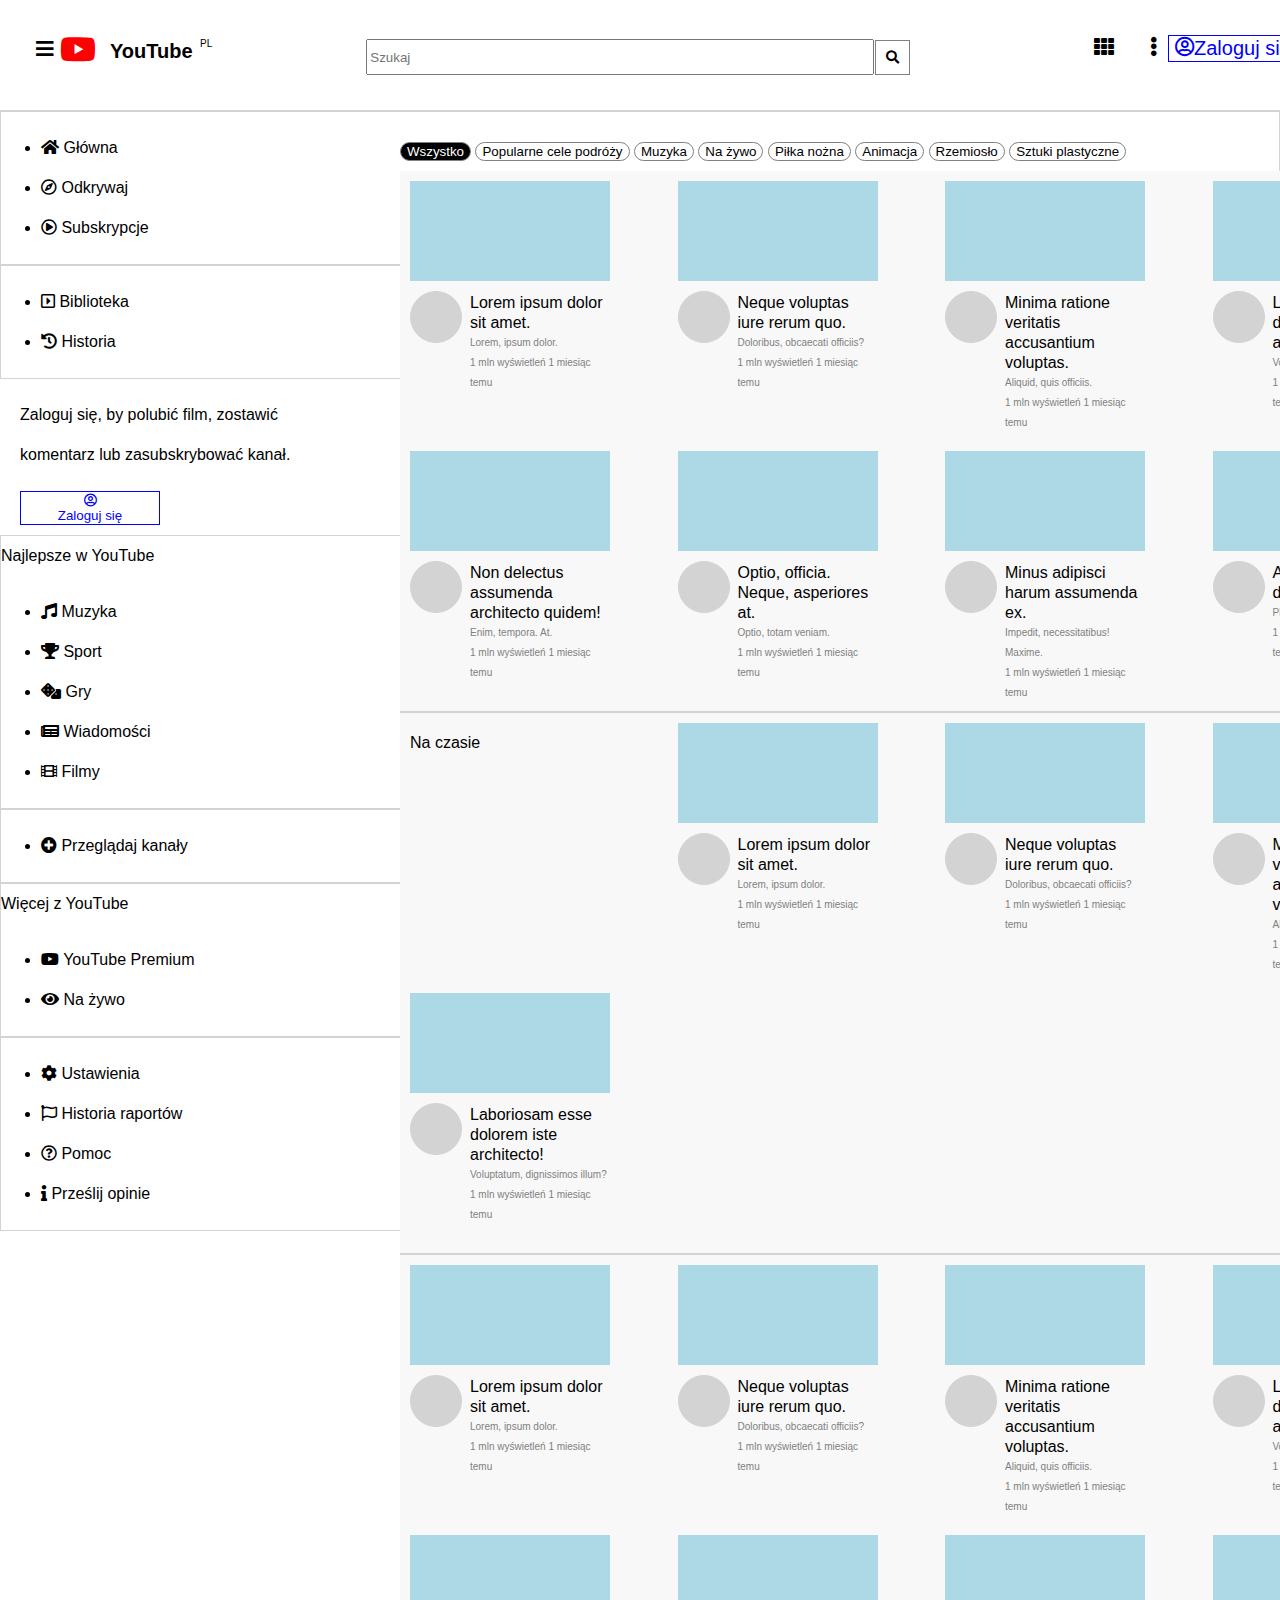
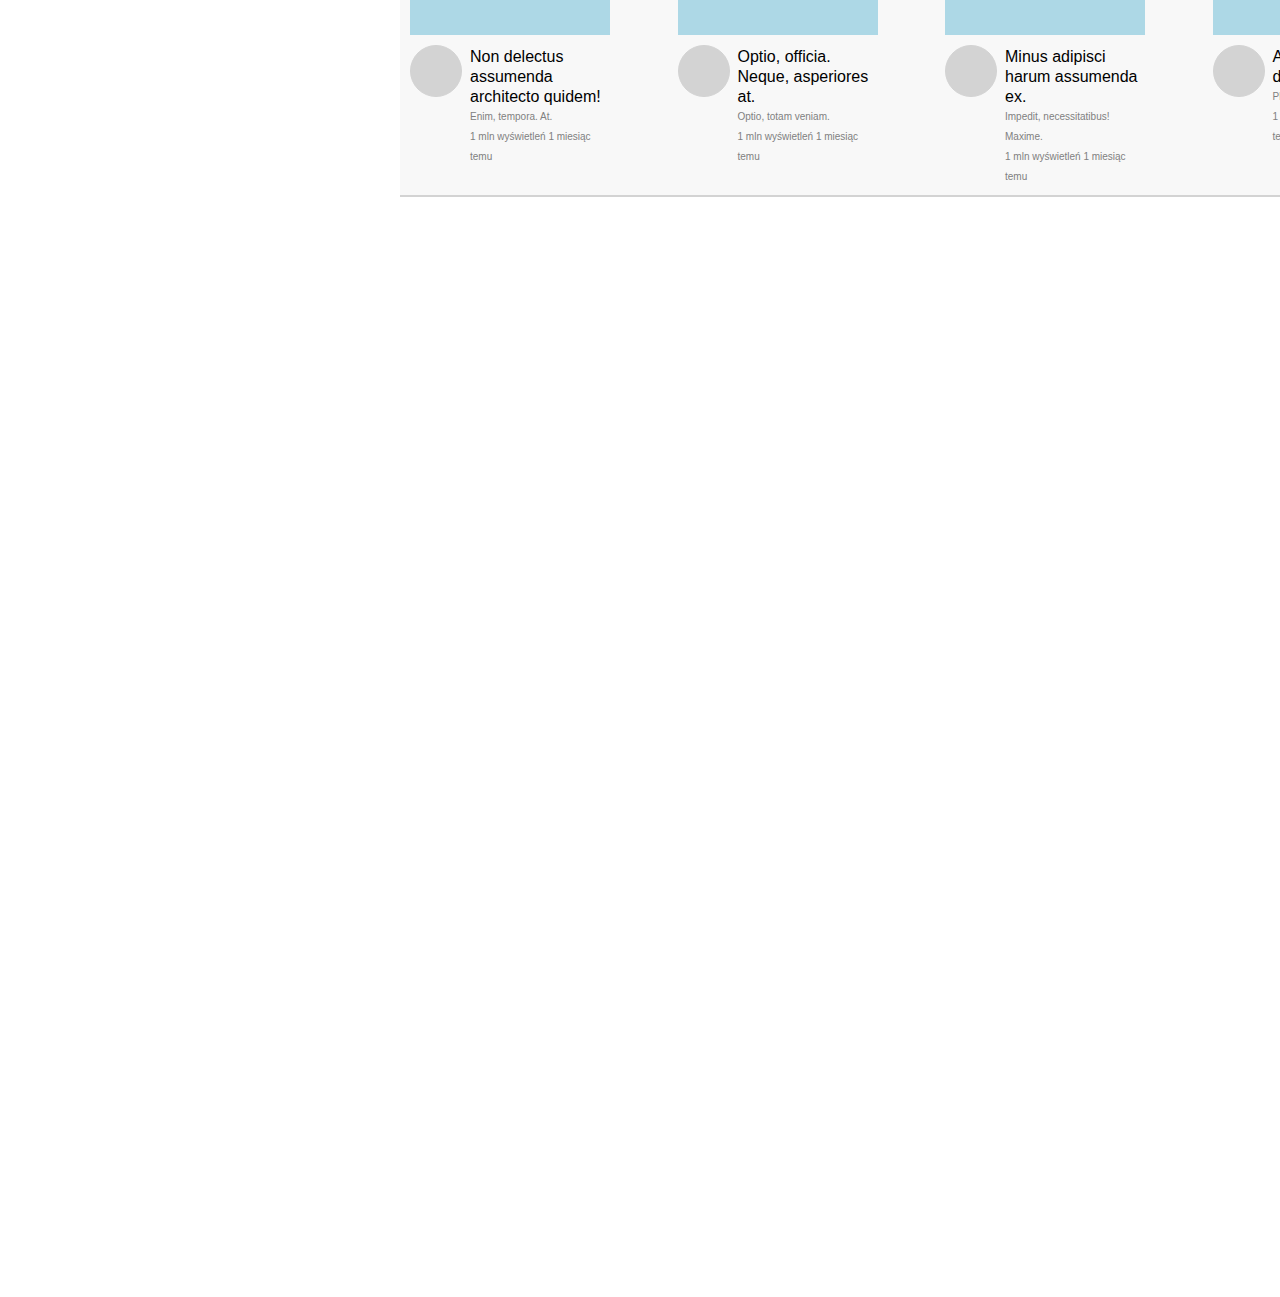
<file: index.html>
<!DOCTYPE html>
<html lang="en">
  <head>
    <meta charset="UTF-8" />
    <meta http-equiv="X-UA-Compatible" content="IE=edge" />
    <meta name="viewport" content="width=device-width, initial-scale=1.0" />
    <title>Mini YouTube</title>
    <link rel="stylesheet" href="zad_02.css" />
    <link rel="stylesheet" href="https://cdnjs.cloudflare.com/ajax/libs/font-awesome/5.15.1/css/all.min.css" />
  </head>
  <body>
    <header>
      <div class="start">
        <button>
          <i class="fas fa-bars"></i>
        </button>
        <div class="logo">
          <i class="fab fa-youtube" style="font-size: 2em"></i>
          <div class="name">YouTube</div>
          <div class="pl">PL</div>
        </div>
      </div>
      <div class="center">
        <input type="text" name="search" id="search" placeholder="Szukaj" />
        <button class="search">
          <i class="fas fa-search"></i>
        </button>
      </div>
      <div class="end">
        <button>
          <i class="fas fa-th"></i>
        </button>
        <button>
          <i class="fas fa-ellipsis-v"></i>
        </button>
        <button class="login">
          <i class="far fa-user-circle"></i>
          <div>Zaloguj&nbsp;się</div>
        </button>
      </div>
    </header>
    <div id="body">
      <div id="left-section">
        <div class="link-group">
          <ul>
            <li>
              <i class="fas fa-home"></i>
              Główna
            </li>
            <li>
              <i class="far fa-compass"></i>
              Odkrywaj
            </li>
            <li>
              <i class="far fa-play-circle"></i>
              Subskrypcje
            </li>
          </ul>
        </div>
        <div class="link-group">
          <ul>
            <li>
              <i class="far fa-caret-square-right"></i>
              Biblioteka
            </li>
            <li>
              <i class="fas fa-history"></i>
              Historia
            </li>
          </ul>
        </div>
        <div class="login-info">
          <p>Zaloguj się, by polubić film, zostawić komentarz lub zasubskrybować kanał.</p>
          <button class="login">
            <i class="far fa-user-circle"></i>
            <div>Zaloguj&nbsp;się</div>
          </button>
        </div>
        <div class="link-group">
          <div class="header">Najlepsze w YouTube</div>
          <ul>
            <li>
              <i class="fas fa-music"></i>
              Muzyka
            </li>
            <li>
              <i class="fas fa-trophy"></i>
              Sport
            </li>
            <li>
              <i class="fas fa-dice"></i>
              Gry
            </li>
            <li>
              <i class="fas fa-newspaper"></i>
              Wiadomości
            </li>
            <li>
              <i class="fas fa-film"></i>
              Filmy
            </li>
          </ul>
        </div>
        <div class="link-group">
          <ul>
            <li>
              <i class="fas fa-plus-circle"></i>
              Przeglądaj kanały
            </li>
          </ul>
        </div>
        <div class="link-group">
          <div class="header">Więcej z YouTube</div>
          <ul>
            <li>
              <i class="fab fa-youtube"></i>
              YouTube Premium
            </li>
            <li>
              <i class="fas fa-eye"></i>
              Na żywo
            </li>
          </ul>
        </div>
        <div class="link-group">
          <ul>
            <li>
              <i class="fas fa-cog"></i>
              Ustawienia
            </li>
            <li>
              <i class="far fa-flag"></i>
              Historia raportów
            </li>
            <li>
              <i class="far fa-question-circle"></i>
              Pomoc
            </li>
            <li>
              <i class="fas fa-info"></i>
              Prześlij opinie
            </li>
          </ul>
        </div>
      </div>
      <div id="main-section">
        <div class="buttons">
          <button class="active">Wszystko</button>
          <button>Popularne cele podróży</button>
          <button>Muzyka</button>
          <button>Na żywo</button>
          <button>Piłka nożna</button>
          <button>Animacja</button>
          <button>Rzemiosło</button>
          <button>Sztuki plastyczne</button>
        </div>
        <div class="main-movie-section">
          <div class="movie">
            <div class="movie-frame"></div>
            <div class="avatar">
              <div id="av-1"></div>
            </div>
            <div class="movie-info">
              <div class="title">Lorem ipsum dolor sit amet.</div>
              <div class="info">
                <div class="channel-name">Lorem, ipsum dolor.</div>
                <span>1 mln wyświetleń</span>
                <span>1 miesiąc temu</span>
              </div>
            </div>
          </div>
          <div class="movie">
            <div class="movie-frame"></div>
            <div class="avatar">
              <div id="av-2"></div>
            </div>
            <div class="movie-info">
              <div class="title">Neque voluptas iure rerum quo.</div>
              <div class="info">
                <div class="channel-name">Doloribus, obcaecati officiis?</div>
                <span>1 mln wyświetleń</span>
                <span>1 miesiąc temu</span>
              </div>
            </div>
          </div>
          <div class="movie">
            <div class="movie-frame"></div>
            <div class="avatar">
              <div id="av-3"></div>
            </div>
            <div class="movie-info">
              <div class="title">Minima ratione veritatis accusantium voluptas.</div>
              <div class="info">
                <div class="channel-name">Aliquid, quis officiis.</div>
                <span>1 mln wyświetleń</span>
                <span>1 miesiąc temu</span>
              </div>
            </div>
          </div>
          <div class="movie">
            <div class="movie-frame"></div>
            <div class="avatar">
              <div id="av-4"></div>
            </div>
            <div class="movie-info">
              <div class="title">Laboriosam esse dolorem iste architecto!</div>
              <div class="info">
                <div class="channel-name">Voluptatum, dignissimos illum?</div>
                <span>1 mln wyświetleń</span>
                <span>1 miesiąc temu</span>
              </div>
            </div>
          </div>
          <div class="movie">
            <div class="movie-frame"></div>
            <div class="avatar">
              <div id="av-5"></div>
            </div>
            <div class="movie-info">
              <div class="title">Non delectus assumenda architecto quidem!</div>
              <div class="info">
                <div class="channel-name">Enim, tempora. At.</div>
                <span>1 mln wyświetleń</span>
                <span>1 miesiąc temu</span>
              </div>
            </div>
          </div>
          <div class="movie">
            <div class="movie-frame"></div>
            <div class="avatar">
              <div id="av-6"></div>
            </div>
            <div class="movie-info">
              <div class="title">Optio, officia. Neque, asperiores at.</div>
              <div class="info">
                <div class="channel-name">Optio, totam veniam.</div>
                <span>1 mln wyświetleń</span>
                <span>1 miesiąc temu</span>
              </div>
            </div>
          </div>
          <div class="movie">
            <div class="movie-frame"></div>
            <div class="avatar">
              <div id="av-7"></div>
            </div>
            <div class="movie-info">
              <div class="title">Minus adipisci harum assumenda ex.</div>
              <div class="info">
                <div class="channel-name">Impedit, necessitatibus! Maxime.</div>
                <span>1 mln wyświetleń</span>
                <span>1 miesiąc temu</span>
              </div>
            </div>
          </div>
          <div class="movie">
            <div class="movie-frame"></div>
            <div class="avatar">
              <div id="av-8"></div>
            </div>
            <div class="movie-info">
              <div class="title">Alias corrupti officia dolore tempora!</div>
              <div class="info">
                <div class="channel-name">Placeat, dolorem maiores.</div>
                <span>1 mln wyświetleń</span>
                <span>1 miesiąc temu</span>
              </div>
            </div>
          </div>
        </div>
        <div class="main-movie-section">
          <div class="header">Na czasie</div>
          <div class="movie">
            <div class="movie-frame"></div>
            <div class="avatar">
              <div id="av-1"></div>
            </div>
            <div class="movie-info">
              <div class="title">Lorem ipsum dolor sit amet.</div>
              <div class="info">
                <div class="channel-name">Lorem, ipsum dolor.</div>
                <span>1 mln wyświetleń</span>
                <span>1 miesiąc temu</span>
              </div>
            </div>
          </div>
          <div class="movie">
            <div class="movie-frame"></div>
            <div class="avatar">
              <div id="av-2"></div>
            </div>
            <div class="movie-info">
              <div class="title">Neque voluptas iure rerum quo.</div>
              <div class="info">
                <div class="channel-name">Doloribus, obcaecati officiis?</div>
                <span>1 mln wyświetleń</span>
                <span>1 miesiąc temu</span>
              </div>
            </div>
          </div>
          <div class="movie">
            <div class="movie-frame"></div>
            <div class="avatar">
              <div id="av-3"></div>
            </div>
            <div class="movie-info">
              <div class="title">Minima ratione veritatis accusantium voluptas.</div>
              <div class="info">
                <div class="channel-name">Aliquid, quis officiis.</div>
                <span>1 mln wyświetleń</span>
                <span>1 miesiąc temu</span>
              </div>
            </div>
          </div>
          <div class="movie">
            <div class="movie-frame"></div>
            <div class="avatar">
              <div id="av-4"></div>
            </div>
            <div class="movie-info">
              <div class="title">Laboriosam esse dolorem iste architecto!</div>
              <div class="info">
                <div class="channel-name">Voluptatum, dignissimos illum?</div>
                <span>1 mln wyświetleń</span>
                <span>1 miesiąc temu</span>
              </div>
            </div>
          </div>
        </div>
        <div class="main-movie-section">
          <div class="movie">
            <div class="movie-frame"></div>
            <div class="avatar">
              <div id="av-1"></div>
            </div>
            <div class="movie-info">
              <div class="title">Lorem ipsum dolor sit amet.</div>
              <div class="info">
                <div class="channel-name">Lorem, ipsum dolor.</div>
                <span>1 mln wyświetleń</span>
                <span>1 miesiąc temu</span>
              </div>
            </div>
          </div>
          <div class="movie">
            <div class="movie-frame"></div>
            <div class="avatar">
              <div id="av-2"></div>
            </div>
            <div class="movie-info">
              <div class="title">Neque voluptas iure rerum quo.</div>
              <div class="info">
                <div class="channel-name">Doloribus, obcaecati officiis?</div>
                <span>1 mln wyświetleń</span>
                <span>1 miesiąc temu</span>
              </div>
            </div>
          </div>
          <div class="movie">
            <div class="movie-frame"></div>
            <div class="avatar">
              <div id="av-3"></div>
            </div>
            <div class="movie-info">
              <div class="title">Minima ratione veritatis accusantium voluptas.</div>
              <div class="info">
                <div class="channel-name">Aliquid, quis officiis.</div>
                <span>1 mln wyświetleń</span>
                <span>1 miesiąc temu</span>
              </div>
            </div>
          </div>
          <div class="movie">
            <div class="movie-frame"></div>
            <div class="avatar">
              <div id="av-4"></div>
            </div>
            <div class="movie-info">
              <div class="title">Laboriosam esse dolorem iste architecto!</div>
              <div class="info">
                <div class="channel-name">Voluptatum, dignissimos illum?</div>
                <span>1 mln wyświetleń</span>
                <span>1 miesiąc temu</span>
              </div>
            </div>
          </div>
          <div class="movie">
            <div class="movie-frame"></div>
            <div class="avatar">
              <div id="av-5"></div>
            </div>
            <div class="movie-info">
              <div class="title">Non delectus assumenda architecto quidem!</div>
              <div class="info">
                <div class="channel-name">Enim, tempora. At.</div>
                <span>1 mln wyświetleń</span>
                <span>1 miesiąc temu</span>
              </div>
            </div>
          </div>
          <div class="movie">
            <div class="movie-frame"></div>
            <div class="avatar">
              <div id="av-6"></div>
            </div>
            <div class="movie-info">
              <div class="title">Optio, officia. Neque, asperiores at.</div>
              <div class="info">
                <div class="channel-name">Optio, totam veniam.</div>
                <span>1 mln wyświetleń</span>
                <span>1 miesiąc temu</span>
              </div>
            </div>
          </div>
          <div class="movie">
            <div class="movie-frame"></div>
            <div class="avatar">
              <div id="av-7"></div>
            </div>
            <div class="movie-info">
              <div class="title">Minus adipisci harum assumenda ex.</div>
              <div class="info">
                <div class="channel-name">Impedit, necessitatibus! Maxime.</div>
                <span>1 mln wyświetleń</span>
                <span>1 miesiąc temu</span>
              </div>
            </div>
          </div>
          <div class="movie">
            <div class="movie-frame"></div>
            <div class="avatar">
              <div id="av-8"></div>
            </div>
            <div class="movie-info">
              <div class="title">Alias corrupti officia dolore tempora!</div>
              <div class="info">
                <div class="channel-name">Placeat, dolorem maiores.</div>
                <span>1 mln wyświetleń</span>
                <span>1 miesiąc temu</span>
              </div>
            </div>
          </div>
        </div>
      </div>
    </div>
  </body>
</html>
</file>
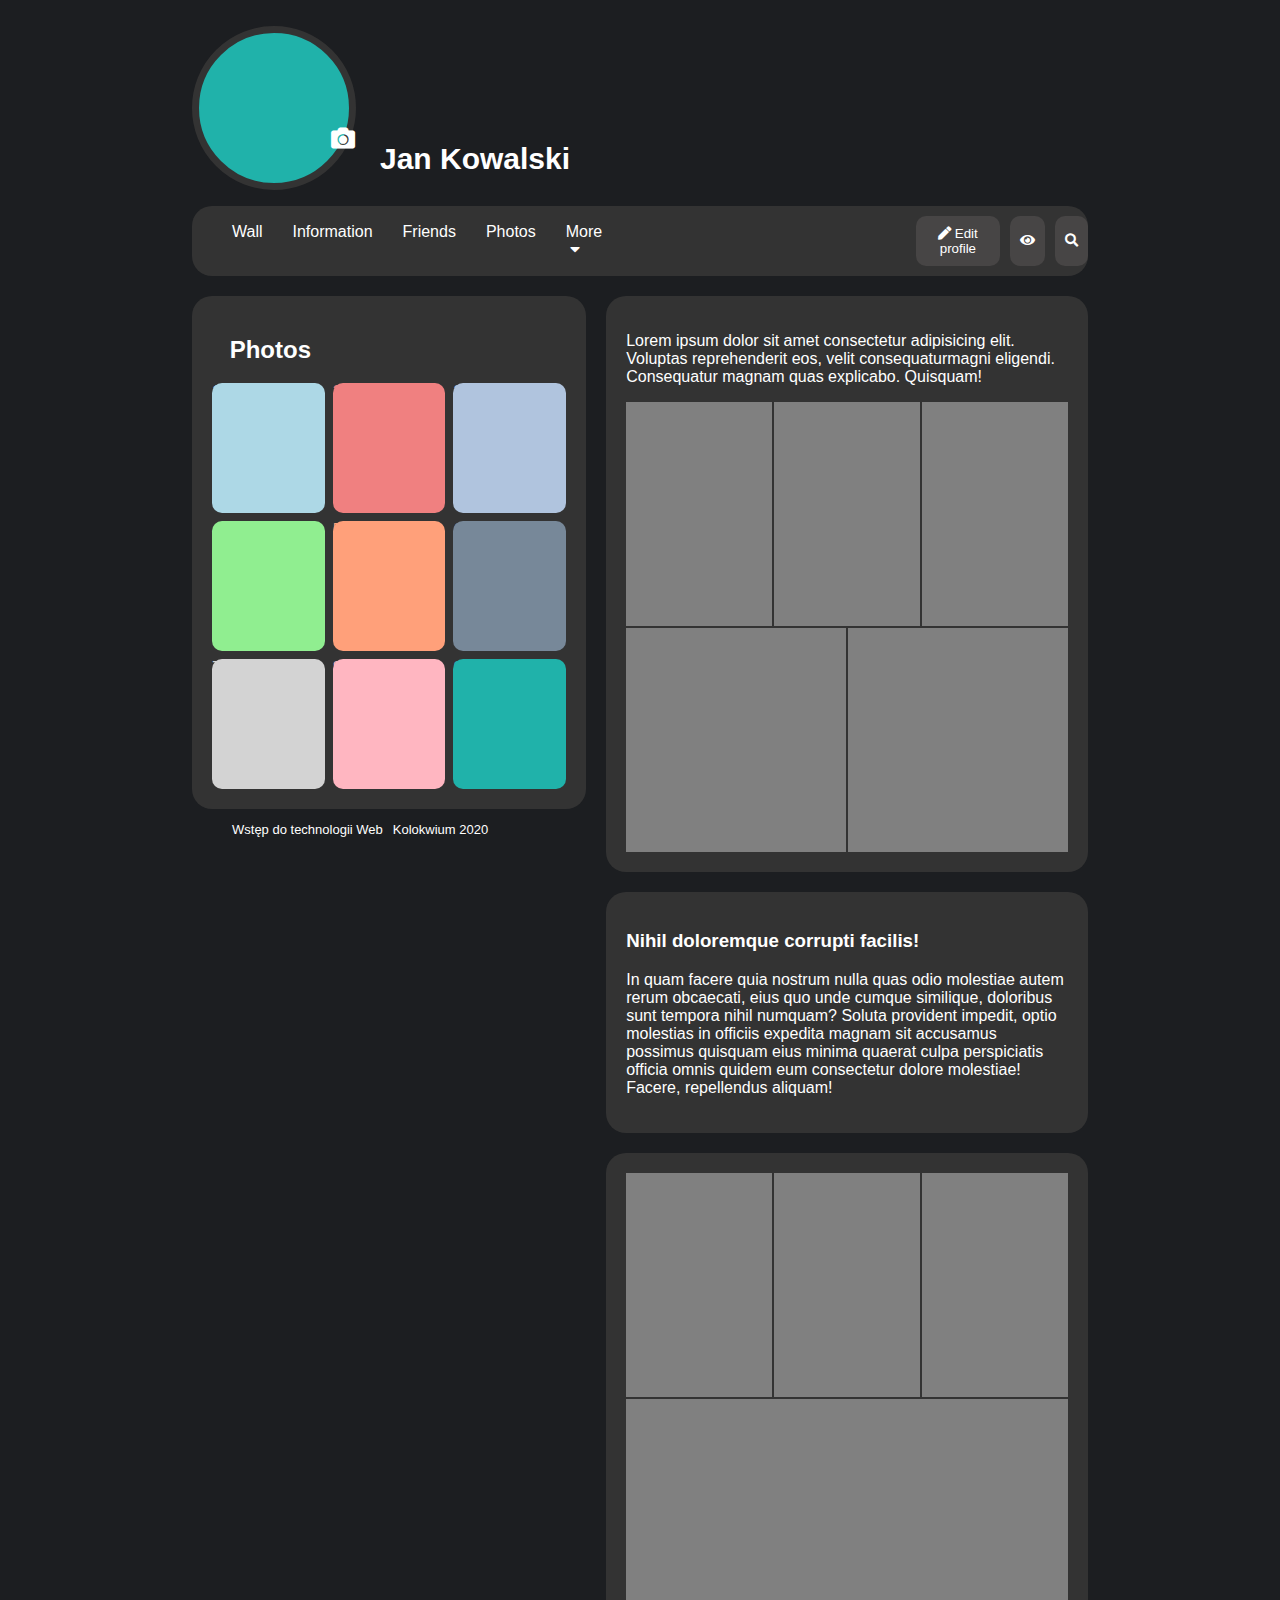
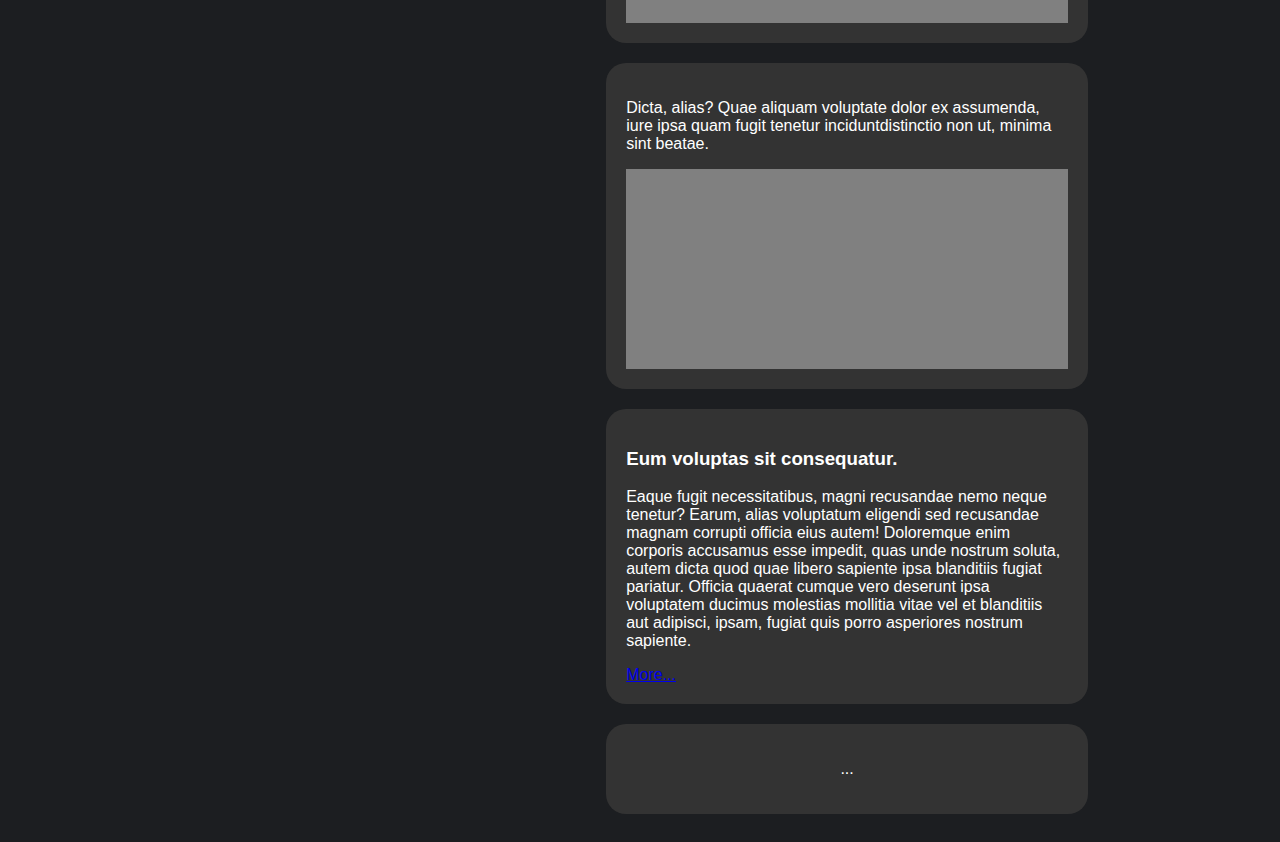
<file: proba/fcb/index.html>
<!DOCTYPE html>
<html lang="en">
  <head>
    <meta charset="UTF-8" />
    <meta name="viewport" content="width=device-width, initial-scale=1.0" />
    <title>Mini Facebook</title>
    <link rel="stylesheet" href="style.css" />
    <link rel="stylesheet" href="https://cdnjs.cloudflare.com/ajax/libs/font-awesome/5.15.1/css/all.min.css" />
  </head>
  <body>
    <div class="header">
      <div class="logo"></div>
      <div class="change-photo">
        <i class="fas fa-camera" style="color: white; font-size: 24px"></i>
      </div>
      <div class="name">Jan Kowalski</div>
    </div>
    <div class="nav">
      <div class="box menu">
        <ul class="menu-list">
          <li class="menu-item"><a href="#" class="active">Wall</a></li>
          <li class="menu-item">
            <a href="#">Information</a>
          </li>
          <li class="menu-item">
            <a href="#">Friends</a>
          </li>
          <li class="menu-item">
            <a href="#">Photos</a>
          </li>
          <li class="menu-item">
            <a href="#">More <i class="fas fa-caret-down" style="margin-left: 4px"></i></a>
          </li>
        </ul>
        <div class="buttons">
          <button class="btn"><i class="fas fa-pen"></i> Edit profile</button>
          <button class="btn"><i class="fas fa-eye"></i></button>
          <button class="btn"><i class="fas fa-search"></i></button>
        </div>
      </div>
    </div>
    <div class="container">
      <div class="left">
        <div class="box">
          <h2>Photos</h2>
          <div class="photos">
            <div class="photo">
              <div class="content"><span>1</span></div>
            </div>
            <div class="photo">
              <div class="content"><span>2</span></div>
            </div>
            <div class="photo">
              <div class="content"><span>3</span></div>
            </div>
            <div class="photo">
              <div class="content"><span>4</span></div>
            </div>
            <div class="photo">
              <div class="content"><span>5</span></div>
            </div>
            <div class="photo">
              <div class="content"><span>6</span></div>
            </div>
            <div class="photo">
              <div class="content"><span>7</span></div>
            </div>
            <div class="photo">
              <div class="content"><span>8</span></div>
            </div>
            <div class="photo">
              <div class="content"><span>9</span></div>
            </div>
          </div>
        </div>
        <div class="footer">
          <ul>
            <li>Wstęp do technologii Web</li>
            <li>Kolokwium 2020</li>
          </ul>
        </div>
      </div>
      <div class="right">
        <div class="box">
          <p>
            Lorem ipsum dolor sit amet consectetur adipisicing elit. Voluptas reprehenderit eos, velit consequaturmagni
            eligendi. Consequatur magnam quas explicabo. Quisquam!
          </p>
          <div class="photos">
            <div class="photo"></div>
            <div class="photo"></div>
            <div class="photo"></div>
            <div class="photo"></div>
            <div class="photo"></div>
          </div>
        </div>
        <div class="box">
          <h3>Nihil doloremque corrupti facilis!</h3>
          <p>
            In quam facere quia nostrum nulla quas odio molestiae autem rerum obcaecati, eius quo unde cumque similique,
            doloribus sunt tempora nihil numquam? Soluta provident impedit, optio molestias in officiis expedita magnam
            sit accusamus possimus quisquam eius minima quaerat culpa perspiciatis officia omnis quidem eum consectetur
            dolore molestiae! Facere, repellendus aliquam!
          </p>
        </div>
        <div class="box">
          <div class="photos">
            <div class="photo"></div>
            <div class="photo"></div>
            <div class="photo"></div>
            <div class="photo"></div>
          </div>
        </div>
        <div class="box">
          <p>
            Dicta, alias? Quae aliquam voluptate dolor ex assumenda, iure ipsa quam fugit tenetur inciduntdistinctio non
            ut, minima sint beatae.
          </p>
          <div class="photos">
            <div class="photo"></div>
          </div>
        </div>
        <div class="box">
          <h3>Eum voluptas sit consequatur.</h3>
          <p>
            Eaque fugit necessitatibus, magni recusandae nemo neque tenetur? Earum, alias voluptatum eligendi sed
            recusandae magnam corrupti officia eius autem! Doloremque enim corporis accusamus esse impedit, quas unde
            nostrum soluta, autem dicta quod quae libero sapiente ipsa blanditiis fugiat pariatur. Officia quaerat
            cumque vero deserunt ipsa voluptatem ducimus molestias mollitia vitae vel et blanditiis aut adipisci, ipsam,
            fugiat quis porro asperiores nostrum sapiente.
          </p>
          <a href="#">More...</a>
        </div>
        <div class="box">
          <p>...</p>
        </div>
      </div>
    </div>
  </body>
</html>
</file>
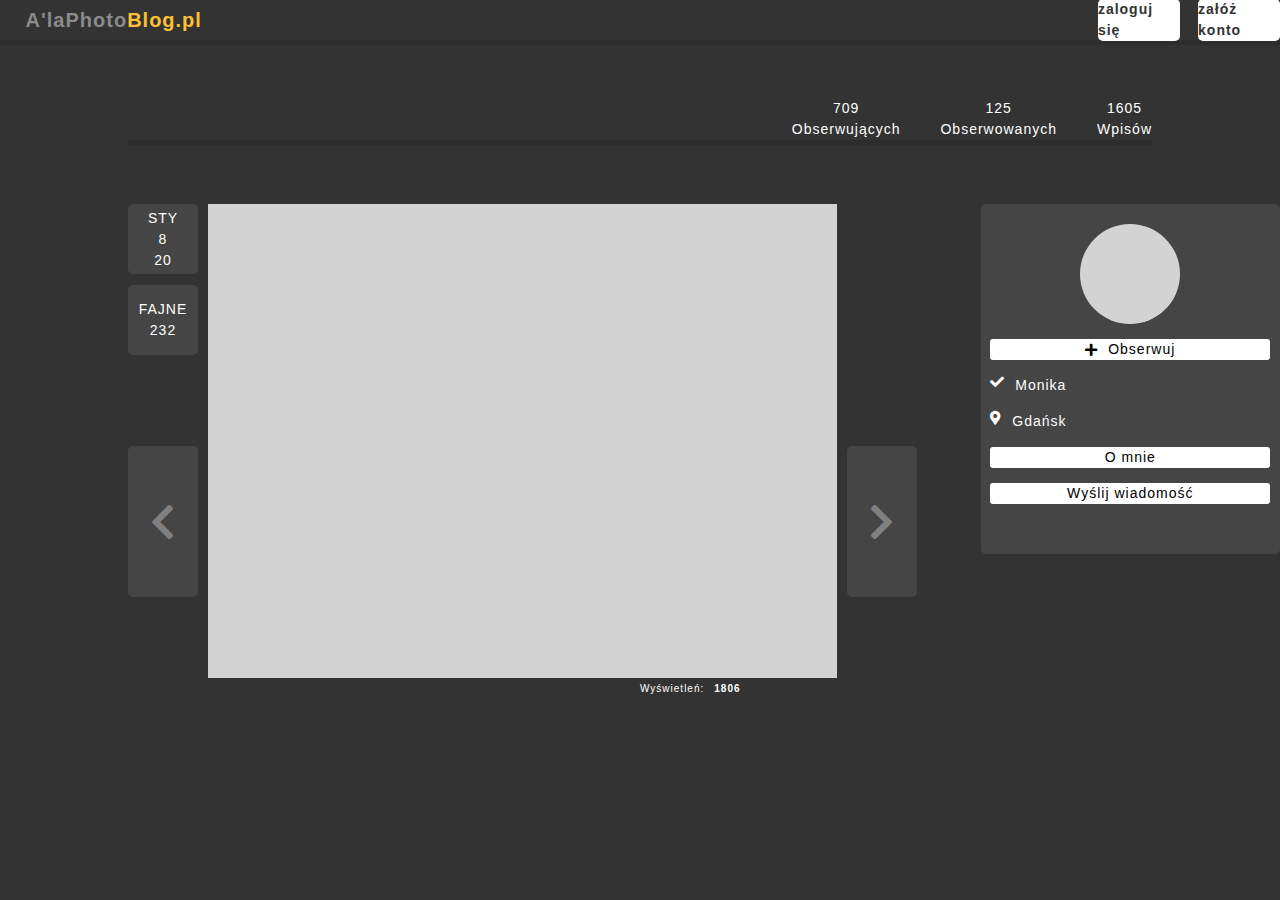
<file: proba/photoblog/index.html>
<!-- 

  <link rel="stylesheet" href="https://cdnjs.cloudflare.com/ajax/libs/font-awesome/5.15.1/css/all.min.css">

  <i class="fas fa-chevron-left"></i>
  <i class="fas fa-chevron-right"></i>
  <i class="fas fa-plus"></i>
  <i class="fas fa-check"></i>
  <i class="fas fa-map-marker-alt"></i>

  A'laPhotoBlog.pl
  Zaloguj się
  Załóż konto

  709 Obserwujących
  125 Obserwowanych
  1605 Wpisów

  Sty 8 2016
  Fajne 232
  Wyświetleń: 1806

  Obserwuj
  Monika
  Gdańsk
  O mnie
  Wyślij wiadomość 
  
-->

<!DOCTYPE html>
<html lang="en">
<head>
  <meta charset="UTF-8">
  <meta name="viewport" content="width=device-width, initial-scale=1.0">
  <title>Document</title>
  <link rel="stylesheet" href="https://cdnjs.cloudflare.com/ajax/libs/font-awesome/5.15.1/css/all.min.css">
  <link rel="stylesheet" href="style.css">
</head>
<body>
  <header>
    <div class="lewo">
      <div class="jeden">A'laPhoto</div>
      <div class="dwa">Blog.pl</div>
    </div>
    <div class="prawo">
      <div class="zaloguj">zaloguj się</div>
      <div class="zaloz">załóż konto</div>
    </div>
  </header>
  <section class="main">
    <div class="obserwujacy">
      <div>709</div>
      <div>Obserwujących</div>
    </div>
    <div class="obserwowani">
      <div>125</div>
      <div>Obserwowanych</div>
    </div>
    <div class="wpisy">
      <div>1605</div>
      <div>Wpisów</div>
    </div>
  </section>
  <section class="main-section">
    <div class="left-section">
      <div class="data">
        <div>STY</div>
        <div>8</div>
        <div>20</div>
      </div>
      <div class="like">
        <div>FAJNE</div>
        <div>232</div>
      </div>
      <div class="strzalka1">
        <i class="fas fa-chevron-left"></i>
      </div>
      <div class="strzalka2">
        <i class="fas fa-chevron-right"></i>
      </div>
      <div class="photo">
        <div></div>
      </div>
    </div>
    <div class="right-section">
      <div class="fota"></div>
      <div class="obs">
        <i class="fas fa-plus"></i>
        <div>Obserwuj</div>
      </div>
      <div class="imie">
        <i class="fas fa-check"></i>
        <div>Monika</div>
      </div>
      <div class="miasto">
        <i class="fas fa-map-marker-alt"></i>
        <div>Gdańsk</div>
      </div>
      <div class="info">O mnie</div>
      <div class="wiadomosc">Wyślij wiadomość</div>
    </div>
  </section>
  <footer>
    <div>Wyświetleń:</div>
    <div>1806</div>
  </footer>
</body>
</html>
</file>
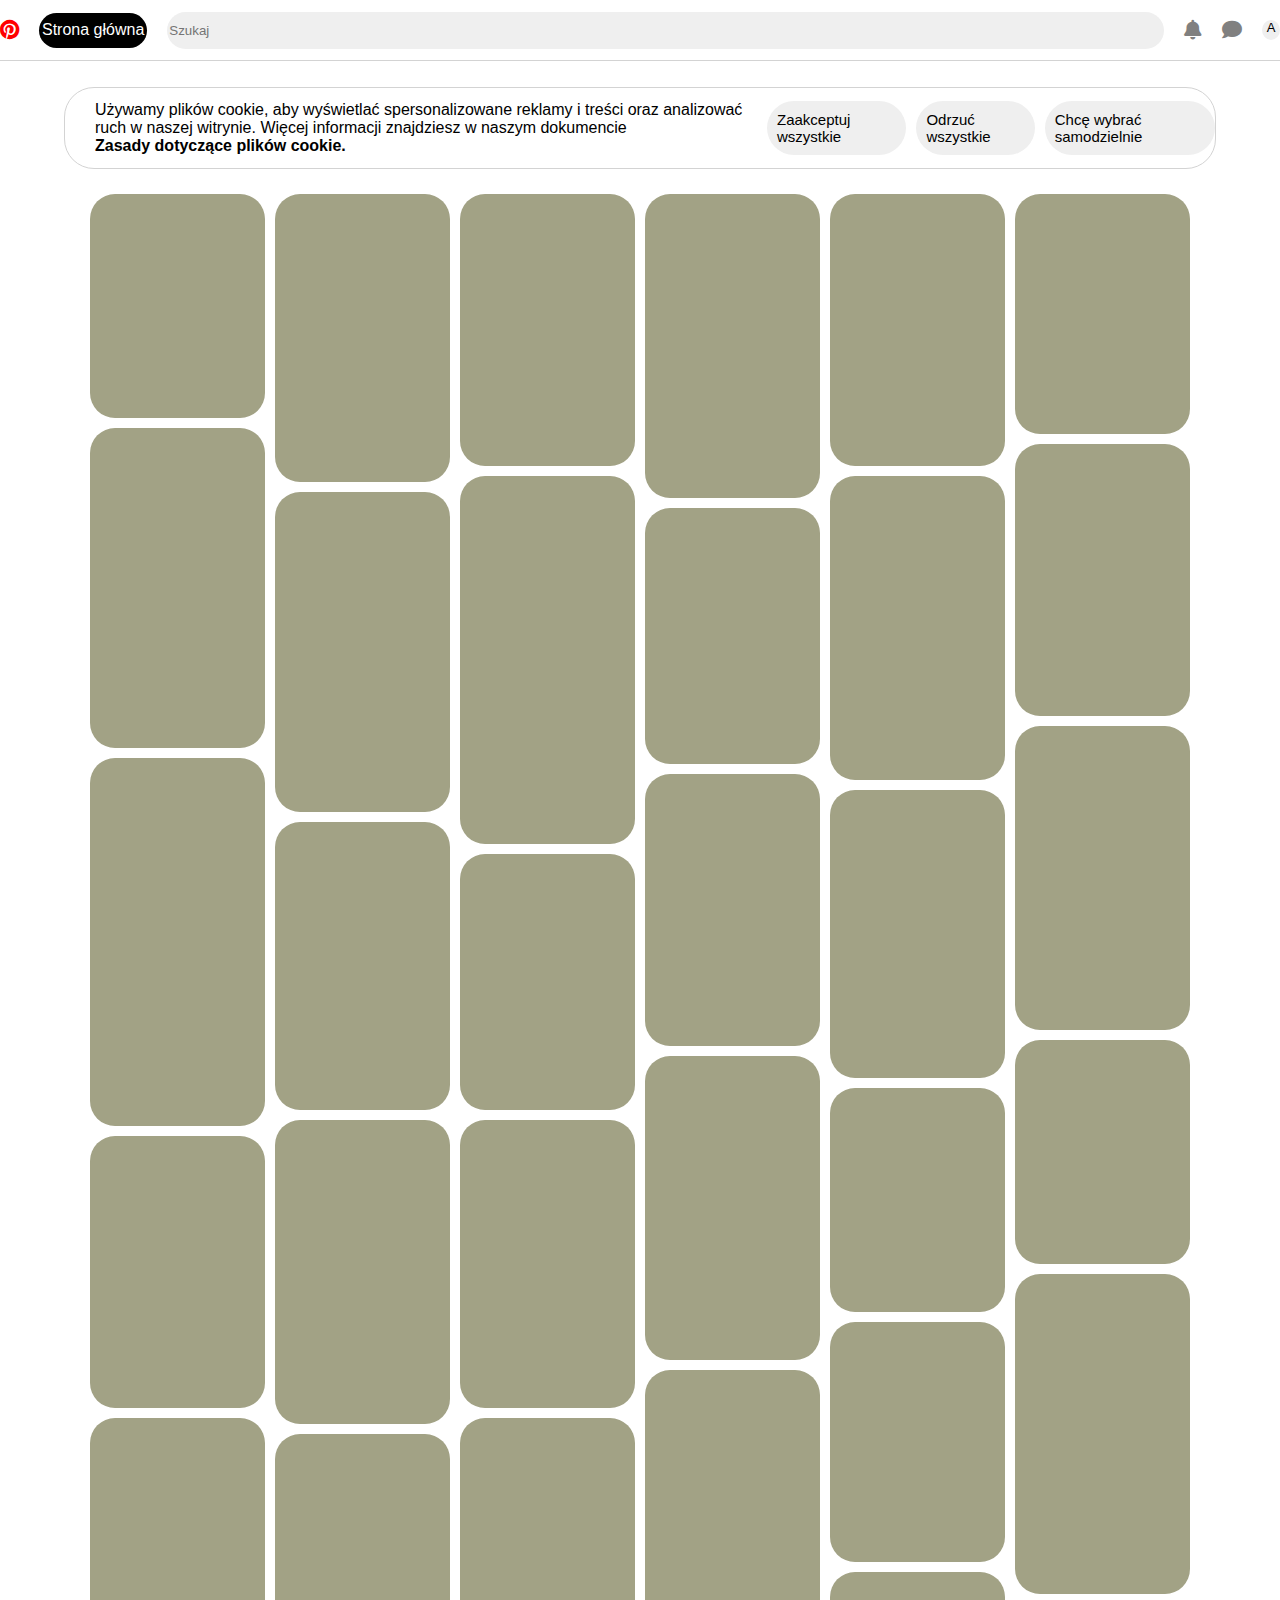
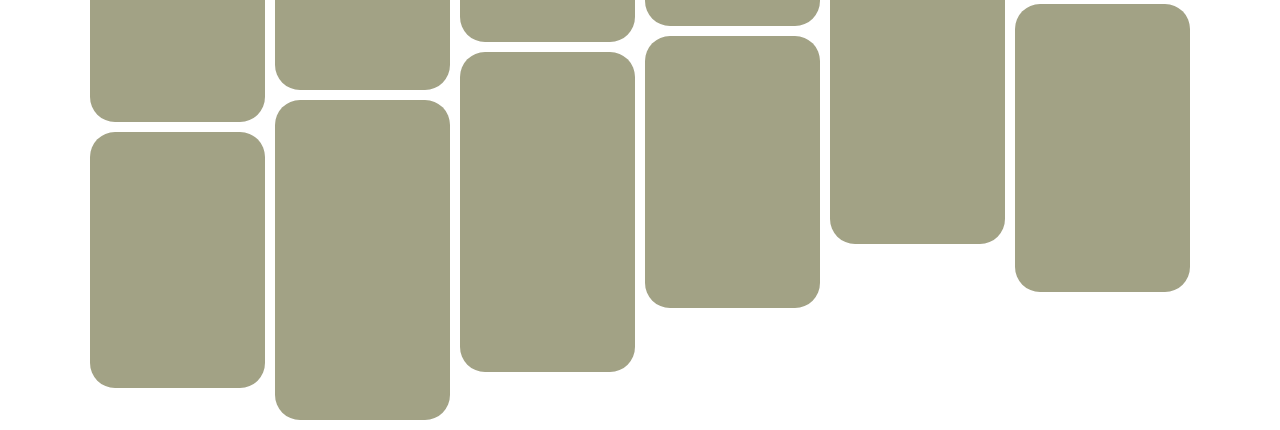
<file: proba/pinterest/index.html>
<!-- 

  <link rel="stylesheet" href="https://cdnjs.cloudflare.com/ajax/libs/font-awesome/6.0.0/css/all.min.css" />

  Ikony do użycia na stronie:

  <i class="fab fa-pinterest"></i>
  <i class="fa-solid fa-bell"></i>
  <i class="fa-solid fa-comment"></i>
  <i class="fa-solid fa-plus"></i>
  <i class="fa-solid fa-question"></i>

  Pod nagłówkiem strony, przed "zdjęciami", powinien być widoczny komunikat informujący o cookies. Cookies

  Używamy plików cookie, aby wyświetlać spersonalizowane reklamy i treści oraz analizować ruch w naszej witrynie. Więcej informacji znajdziesz w naszym dokumencie Zasady dotyczące plików cookie.

  gdzie ostatnie zdanie "Zasady dotyczące plików cookie" powinno być odsyłaczem. Zamiast linku, pod który powinno nastąpić przekierowanie możesz podać hash "#". Obok komunikatu powinny znajdować się trzy przyciski z tekstami kolejno:

    Zaakceptuj wszystkie
    Odrzuć wszystkie
    Chcę wybrać samodzielnie

  Każdy z wyżej wymienionych przycisków powinien mieć klasę secondary i to do niej należy się odwołać opisując styl przycisków. 

-->
<!DOCTYPE html>
<html lang="en">
<head>
  <meta charset="UTF-8">
  <meta name="viewport" content="width=device-width, initial-scale=1.0">
  <title>Document</title>
  <link rel="stylesheet" href="https://cdnjs.cloudflare.com/ajax/libs/font-awesome/6.0.0/css/all.min.css" />
  <link rel="stylesheet" href="style.css">
</head>
<body>
  <header>
    <i class="fab fa-pinterest"></i>
    <div>Strona główna</div>
    <input type="text" name="search" id="search" placeholder="Szukaj" />
    <i class="fa-solid fa-bell"></i>
    <i class="fa-solid fa-comment"></i>
    <div class="a">A</div>
  </header>
  <section class="top">
    <div class="top-left">
      <div>Używamy plików cookie, aby wyświetlać spersonalizowane reklamy i treści oraz analizować ruch w naszej witrynie. Więcej informacji znajdziesz w naszym dokumencie</div>
      <div><b>Zasady dotyczące plików cookie.</b></div>
    </div>
    <div class="top-right">
      <div class="secondary">Zaakceptuj wszystkie</div>
      <div class="secondary">Odrzuć wszystkie</div>
      <div class="secondary">Chcę wybrać samodzielnie</div>
    </div>
  </section>
  <div class="content">
    <div class="column">
      <div class="pic"></div>
      <div class="pic"></div>
      <div class="pic"></div>
      <div class="pic"></div>
      <div class="pic"></div>
      <div class="pic"></div>
    </div>
    <div class="column">
      <div class="pic"></div>
      <div class="pic"></div>
      <div class="pic"></div>
      <div class="pic"></div>
      <div class="pic"></div>
      <div class="pic"></div>
    </div>
    <div class="column">
      <div class="pic"></div>
      <div class="pic"></div>
      <div class="pic"></div>
      <div class="pic"></div>
      <div class="pic"></div>
      <div class="pic"></div>
    </div>
    <div class="column">
      <div class="pic"></div>
      <div class="pic"></div>
      <div class="pic"></div>
      <div class="pic"></div>
      <div class="pic"></div>
      <div class="pic"></div>
    </div>
    <div class="column">
      <div class="pic"></div>
      <div class="pic"></div>
      <div class="pic"></div>
      <div class="pic"></div>
      <div class="pic"></div>
      <div class="pic"></div>
    </div>
    <div class="column">
      <div class="pic"></div>
      <div class="pic"></div>
      <div class="pic"></div>
      <div class="pic"></div>
      <div class="pic"></div>
      <div class="pic"></div>
    </div>
  </div>
</body>
</html>
</file>
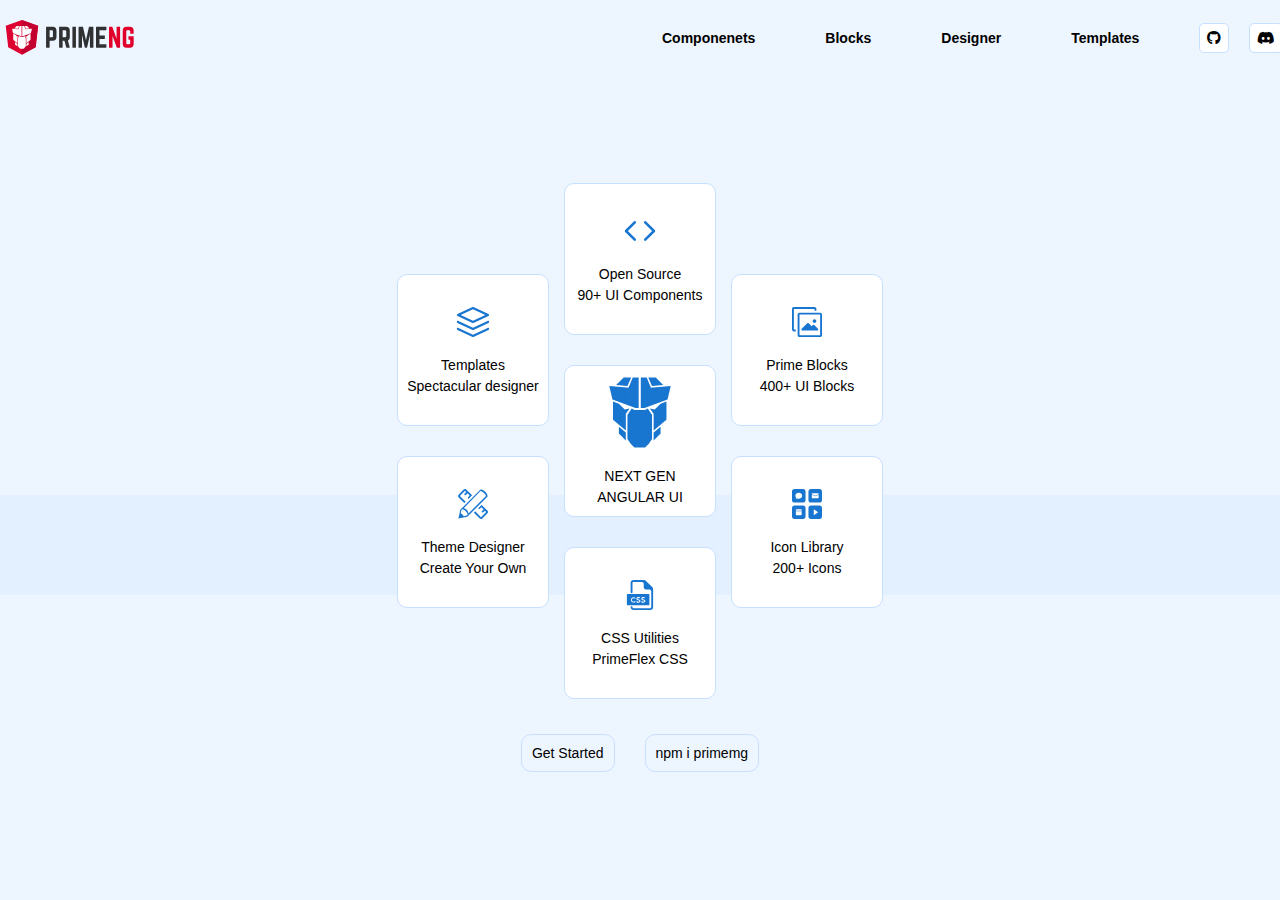
<file: proba/primemg/index.html>
<!DOCTYPE html>
<html lang="en">
<head>
    <meta charset="UTF-8">
    <meta name="viewport" content="width=device-width, initial-scale=1.0">
    <title>Document</title>
    <link rel="stylesheet" href="https://cdnjs.cloudflare.com/ajax/libs/font-awesome/6.5.1/css/all.min.css">
    <link rel="stylesheet" href="style.css">
</head>
<body>
    <header>
        <div class="logo">
            <img src="logo.svg" alt="">
        </div>
        <div class="prawo">
            <div class="lewo">
                <div>Componenets</div>
                <div>Blocks</div>
                <div>Designer</div>
                <div>Templates</div>
            </div>
            <div class="ikony">
                <i class="fa-brands fa-github"></i>
                <i class="fa-brands fa-discord"></i>
                <i class="fa-regular fa-moon"></i>
            </div>
        </div>
    </header>
    <div class="pasek"></div>
    <section class="main">
        <div class="ikona1">
            <img src="icon1.svg" alt="">
            <div class="opis">
                <div class="gora">Templates</div>
                <div class="dol">Spectacular designer</div>
            </div>
        </div>
        <div class="ikona2">
            <img src="icon2.svg" alt="">
            <div class="opis">
                <div class="gora">Open Source</div>
                <div class="dol">90+ UI Components</div>
            </div>
        </div>
        <div class="ikona3">
            <img src="icon3.svg" alt="">
            <div class="opis">
                <div class="gora">Prime Blocks</div>
                <div class="dol">400+ UI Blocks</div>
            </div>
        </div>
        <div class="ikona4">
            <img src="icon4.svg" alt="">
            <div class="opis">
                <div class="gora">NEXT GEN</div>
                <div class="dol">ANGULAR UI</div>
            </div>
        </div>
        <div class="ikona5">
            <img src="icon5.svg" alt="">
            <div class="opis">
                <div class="gora">Theme Designer</div>
                <div class="dol">Create Your Own</div>
            </div>
        </div>
        <div class="ikona6">
            <img src="icon6.svg" alt="">
            <div class="opis">
                <div class="gora">CSS Utilities</div>
                <div class="dol">PrimeFlex CSS</div>
            </div>
        </div>
        <div class="ikona7">
            <img src="icon7.svg" alt="">
            <div class="opis">
                <div class="gora">Icon Library</div>
                <div class="dol">200+ Icons</div>
            </div>
        </div>
    </section>
    <footer>
        <div>Get Started</div>
        <div>npm i primemg</div>
    </footer>
</body>
</html>
</file>
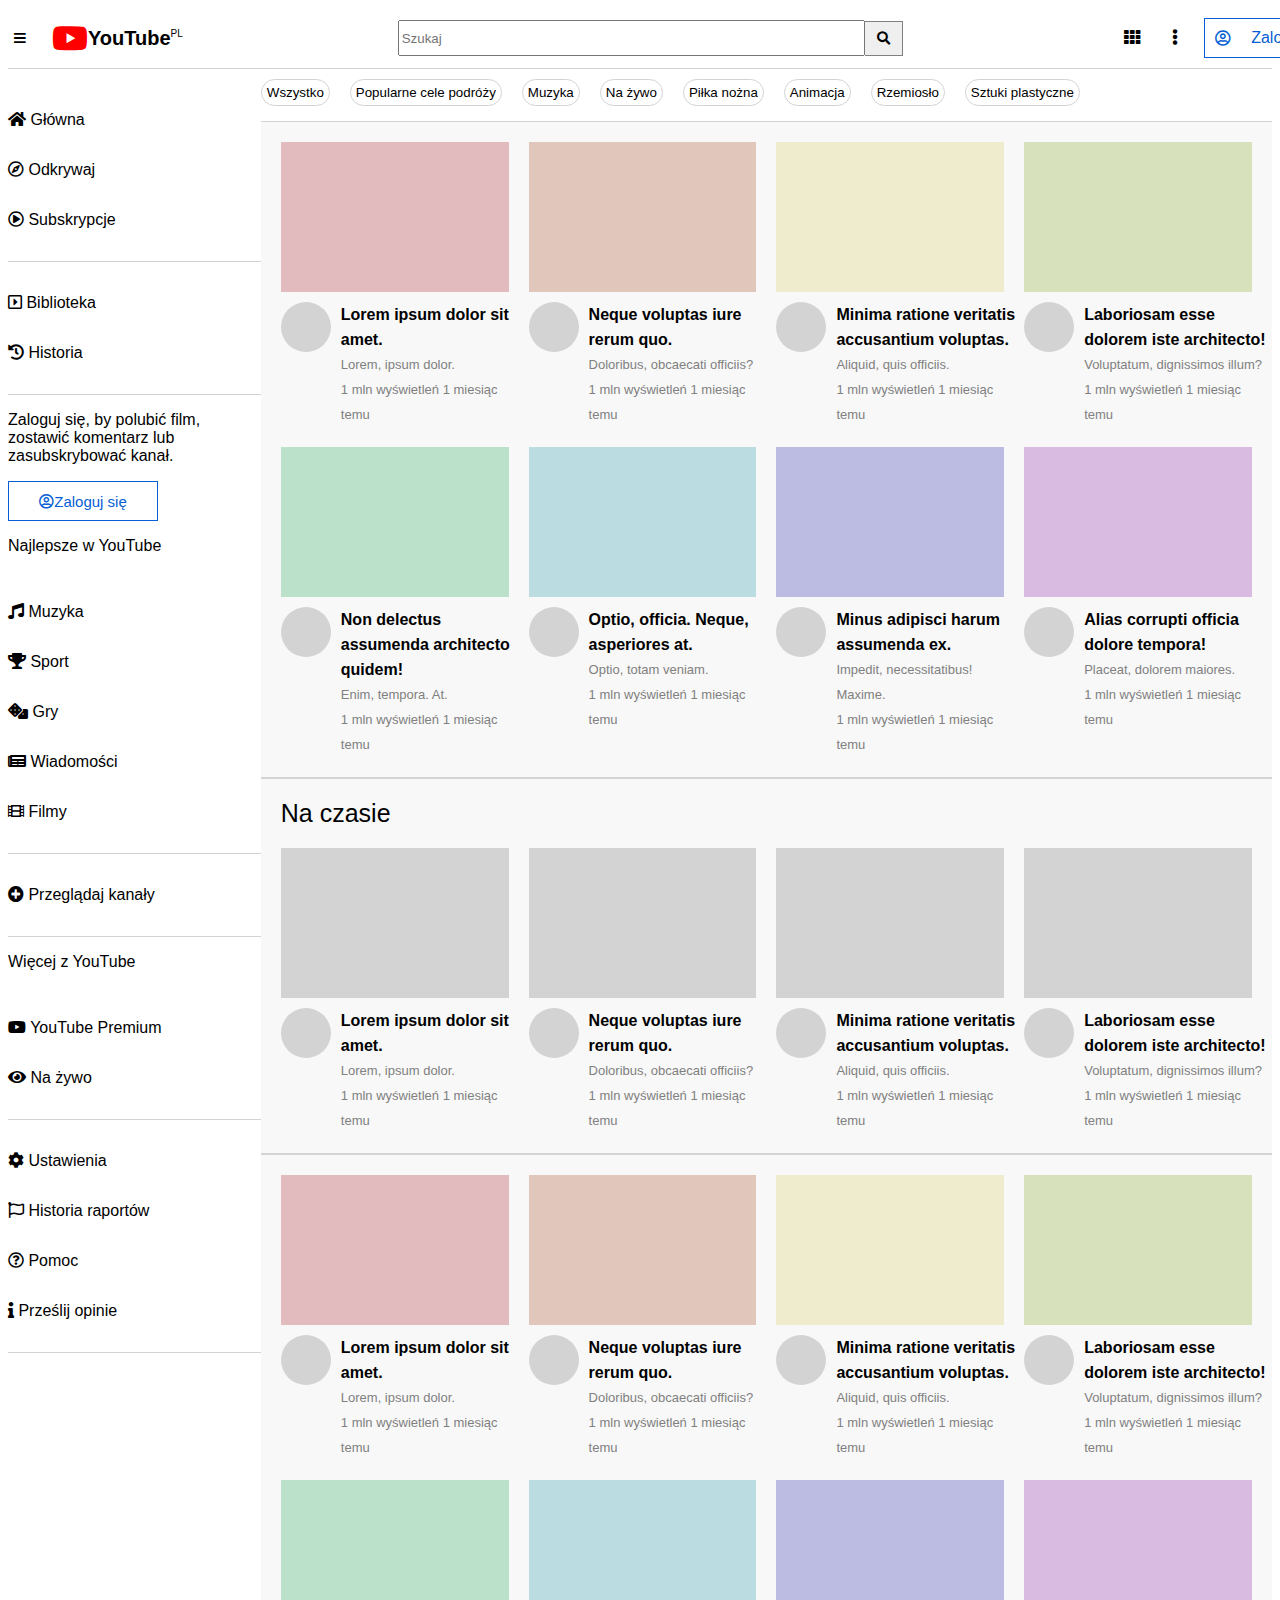
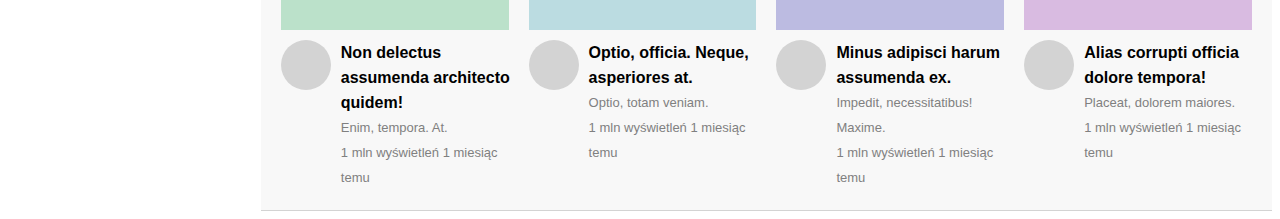
<file: proba/youtube/index.html>
<!DOCTYPE html>
<html lang="en">
  <head>
    <meta charset="UTF-8" />
    <meta http-equiv="X-UA-Compatible" content="IE=edge" />
    <meta name="viewport" content="width=device-width, initial-scale=1.0" />
    <title>Mini YouTube</title>
    <link rel="stylesheet" href="style.css" />
    <link rel="stylesheet" href="https://cdnjs.cloudflare.com/ajax/libs/font-awesome/5.15.1/css/all.min.css" />
  </head>
  <body>
    <header>
      <div class="start">
        <button>
          <i class="fas fa-bars"></i>
        </button>
        <div class="logo">
          <i class="fab fa-youtube" style="font-size: 2em"></i>
          <div class="name">YouTube</div>
          <div class="pl">PL</div>
        </div>
      </div>
      <div class="center">
        <input type="text" name="search" id="search" placeholder="Szukaj" />
        <button class="search">
          <i class="fas fa-search"></i>
        </button>
      </div>
      <div class="end">
        <button>
          <i class="fas fa-th"></i>
        </button>
        <button>
          <i class="fas fa-ellipsis-v"></i>
        </button>
        <button class="login">
          <i class="far fa-user-circle"></i>
          <div>Zaloguj&nbsp;się</div>
        </button>
      </div>
    </header>
    <div id="body">
      <div id="left-section">
        <div class="link-group">
          <ul>
            <li>
              <i class="fas fa-home"></i>
              Główna
            </li>
            <li>
              <i class="far fa-compass"></i>
              Odkrywaj
            </li>
            <li>
              <i class="far fa-play-circle"></i>
              Subskrypcje
            </li>
          </ul>
        </div>
        <div class="link-group">
          <ul>
            <li>
              <i class="far fa-caret-square-right"></i>
              Biblioteka
            </li>
            <li>
              <i class="fas fa-history"></i>
              Historia
            </li>
          </ul>
        </div>
        <div class="login-info">
          <p>Zaloguj się, by polubić film, zostawić komentarz lub zasubskrybować kanał.</p>
          <button class="login">
            <i class="far fa-user-circle"></i>
            <div>Zaloguj&nbsp;się</div>
          </button>
        </div>
        <div class="link-group">
          <div class="header">Najlepsze w YouTube</div>
          <ul>
            <li>
              <i class="fas fa-music"></i>
              Muzyka
            </li>
            <li>
              <i class="fas fa-trophy"></i>
              Sport
            </li>
            <li>
              <i class="fas fa-dice"></i>
              Gry
            </li>
            <li>
              <i class="fas fa-newspaper"></i>
              Wiadomości
            </li>
            <li>
              <i class="fas fa-film"></i>
              Filmy
            </li>
          </ul>
        </div>
        <div class="link-group">
          <ul>
            <li>
              <i class="fas fa-plus-circle"></i>
              Przeglądaj kanały
            </li>
          </ul>
        </div>
        <div class="link-group">
          <div class="header">Więcej z YouTube</div>
          <ul>
            <li>
              <i class="fab fa-youtube"></i>
              YouTube Premium
            </li>
            <li>
              <i class="fas fa-eye"></i>
              Na żywo
            </li>
          </ul>
        </div>
        <div class="link-group">
          <ul>
            <li>
              <i class="fas fa-cog"></i>
              Ustawienia
            </li>
            <li>
              <i class="far fa-flag"></i>
              Historia raportów
            </li>
            <li>
              <i class="far fa-question-circle"></i>
              Pomoc
            </li>
            <li>
              <i class="fas fa-info"></i>
              Prześlij opinie
            </li>
          </ul>
        </div>
      </div>
      <div id="main-section">
        <div class="buttons">
          <button class="active">Wszystko</button>
          <button>Popularne cele podróży</button>
          <button>Muzyka</button>
          <button>Na żywo</button>
          <button>Piłka nożna</button>
          <button>Animacja</button>
          <button>Rzemiosło</button>
          <button>Sztuki plastyczne</button>
        </div>
        <div class="main-movie-section">
          <div class="movie">
            <div class="movie-frame"></div>
            <div class="avatar">
              <div id="av-1"></div>
            </div>
            <div class="movie-info">
              <div class="title">Lorem ipsum dolor sit amet.</div>
              <div class="info">
                <div class="channel-name">Lorem, ipsum dolor.</div>
                <span>1 mln wyświetleń</span>
                <span>1 miesiąc temu</span>
              </div>
            </div>
          </div>
          <div class="movie">
            <div class="movie-frame"></div>
            <div class="avatar">
              <div id="av-2"></div>
            </div>
            <div class="movie-info">
              <div class="title">Neque voluptas iure rerum quo.</div>
              <div class="info">
                <div class="channel-name">Doloribus, obcaecati officiis?</div>
                <span>1 mln wyświetleń</span>
                <span>1 miesiąc temu</span>
              </div>
            </div>
          </div>
          <div class="movie">
            <div class="movie-frame"></div>
            <div class="avatar">
              <div id="av-3"></div>
            </div>
            <div class="movie-info">
              <div class="title">Minima ratione veritatis accusantium voluptas.</div>
              <div class="info">
                <div class="channel-name">Aliquid, quis officiis.</div>
                <span>1 mln wyświetleń</span>
                <span>1 miesiąc temu</span>
              </div>
            </div>
          </div>
          <div class="movie">
            <div class="movie-frame"></div>
            <div class="avatar">
              <div id="av-4"></div>
            </div>
            <div class="movie-info">
              <div class="title">Laboriosam esse dolorem iste architecto!</div>
              <div class="info">
                <div class="channel-name">Voluptatum, dignissimos illum?</div>
                <span>1 mln wyświetleń</span>
                <span>1 miesiąc temu</span>
              </div>
            </div>
          </div>
          <div class="movie">
            <div class="movie-frame"></div>
            <div class="avatar">
              <div id="av-5"></div>
            </div>
            <div class="movie-info">
              <div class="title">Non delectus assumenda architecto quidem!</div>
              <div class="info">
                <div class="channel-name">Enim, tempora. At.</div>
                <span>1 mln wyświetleń</span>
                <span>1 miesiąc temu</span>
              </div>
            </div>
          </div>
          <div class="movie">
            <div class="movie-frame"></div>
            <div class="avatar">
              <div id="av-6"></div>
            </div>
            <div class="movie-info">
              <div class="title">Optio, officia. Neque, asperiores at.</div>
              <div class="info">
                <div class="channel-name">Optio, totam veniam.</div>
                <span>1 mln wyświetleń</span>
                <span>1 miesiąc temu</span>
              </div>
            </div>
          </div>
          <div class="movie">
            <div class="movie-frame"></div>
            <div class="avatar">
              <div id="av-7"></div>
            </div>
            <div class="movie-info">
              <div class="title">Minus adipisci harum assumenda ex.</div>
              <div class="info">
                <div class="channel-name">Impedit, necessitatibus! Maxime.</div>
                <span>1 mln wyświetleń</span>
                <span>1 miesiąc temu</span>
              </div>
            </div>
          </div>
          <div class="movie">
            <div class="movie-frame"></div>
            <div class="avatar">
              <div id="av-8"></div>
            </div>
            <div class="movie-info">
              <div class="title">Alias corrupti officia dolore tempora!</div>
              <div class="info">
                <div class="channel-name">Placeat, dolorem maiores.</div>
                <span>1 mln wyświetleń</span>
                <span>1 miesiąc temu</span>
              </div>
            </div>
          </div>
        </div>
        <div class="main-movie-section">
          <div class="header">Na czasie</div>
          <div class="movie">
            <div class="movie-frame"></div>
            <div class="avatar">
              <div id="av-1"></div>
            </div>
            <div class="movie-info">
              <div class="title">Lorem ipsum dolor sit amet.</div>
              <div class="info">
                <div class="channel-name">Lorem, ipsum dolor.</div>
                <span>1 mln wyświetleń</span>
                <span>1 miesiąc temu</span>
              </div>
            </div>
          </div>
          <div class="movie">
            <div class="movie-frame"></div>
            <div class="avatar">
              <div id="av-2"></div>
            </div>
            <div class="movie-info">
              <div class="title">Neque voluptas iure rerum quo.</div>
              <div class="info">
                <div class="channel-name">Doloribus, obcaecati officiis?</div>
                <span>1 mln wyświetleń</span>
                <span>1 miesiąc temu</span>
              </div>
            </div>
          </div>
          <div class="movie">
            <div class="movie-frame"></div>
            <div class="avatar">
              <div id="av-3"></div>
            </div>
            <div class="movie-info">
              <div class="title">Minima ratione veritatis accusantium voluptas.</div>
              <div class="info">
                <div class="channel-name">Aliquid, quis officiis.</div>
                <span>1 mln wyświetleń</span>
                <span>1 miesiąc temu</span>
              </div>
            </div>
          </div>
          <div class="movie">
            <div class="movie-frame"></div>
            <div class="avatar">
              <div id="av-4"></div>
            </div>
            <div class="movie-info">
              <div class="title">Laboriosam esse dolorem iste architecto!</div>
              <div class="info">
                <div class="channel-name">Voluptatum, dignissimos illum?</div>
                <span>1 mln wyświetleń</span>
                <span>1 miesiąc temu</span>
              </div>
            </div>
          </div>
        </div>
        <div class="main-movie-section">
          <div class="movie">
            <div class="movie-frame"></div>
            <div class="avatar">
              <div id="av-1"></div>
            </div>
            <div class="movie-info">
              <div class="title">Lorem ipsum dolor sit amet.</div>
              <div class="info">
                <div class="channel-name">Lorem, ipsum dolor.</div>
                <span>1 mln wyświetleń</span>
                <span>1 miesiąc temu</span>
              </div>
            </div>
          </div>
          <div class="movie">
            <div class="movie-frame"></div>
            <div class="avatar">
              <div id="av-2"></div>
            </div>
            <div class="movie-info">
              <div class="title">Neque voluptas iure rerum quo.</div>
              <div class="info">
                <div class="channel-name">Doloribus, obcaecati officiis?</div>
                <span>1 mln wyświetleń</span>
                <span>1 miesiąc temu</span>
              </div>
            </div>
          </div>
          <div class="movie">
            <div class="movie-frame"></div>
            <div class="avatar">
              <div id="av-3"></div>
            </div>
            <div class="movie-info">
              <div class="title">Minima ratione veritatis accusantium voluptas.</div>
              <div class="info">
                <div class="channel-name">Aliquid, quis officiis.</div>
                <span>1 mln wyświetleń</span>
                <span>1 miesiąc temu</span>
              </div>
            </div>
          </div>
          <div class="movie">
            <div class="movie-frame"></div>
            <div class="avatar">
              <div id="av-4"></div>
            </div>
            <div class="movie-info">
              <div class="title">Laboriosam esse dolorem iste architecto!</div>
              <div class="info">
                <div class="channel-name">Voluptatum, dignissimos illum?</div>
                <span>1 mln wyświetleń</span>
                <span>1 miesiąc temu</span>
              </div>
            </div>
          </div>
          <div class="movie">
            <div class="movie-frame"></div>
            <div class="avatar">
              <div id="av-5"></div>
            </div>
            <div class="movie-info">
              <div class="title">Non delectus assumenda architecto quidem!</div>
              <div class="info">
                <div class="channel-name">Enim, tempora. At.</div>
                <span>1 mln wyświetleń</span>
                <span>1 miesiąc temu</span>
              </div>
            </div>
          </div>
          <div class="movie">
            <div class="movie-frame"></div>
            <div class="avatar">
              <div id="av-6"></div>
            </div>
            <div class="movie-info">
              <div class="title">Optio, officia. Neque, asperiores at.</div>
              <div class="info">
                <div class="channel-name">Optio, totam veniam.</div>
                <span>1 mln wyświetleń</span>
                <span>1 miesiąc temu</span>
              </div>
            </div>
          </div>
          <div class="movie">
            <div class="movie-frame"></div>
            <div class="avatar">
              <div id="av-7"></div>
            </div>
            <div class="movie-info">
              <div class="title">Minus adipisci harum assumenda ex.</div>
              <div class="info">
                <div class="channel-name">Impedit, necessitatibus! Maxime.</div>
                <span>1 mln wyświetleń</span>
                <span>1 miesiąc temu</span>
              </div>
            </div>
          </div>
          <div class="movie">
            <div class="movie-frame"></div>
            <div class="avatar">
              <div id="av-8"></div>
            </div>
            <div class="movie-info">
              <div class="title">Alias corrupti officia dolore tempora!</div>
              <div class="info">
                <div class="channel-name">Placeat, dolorem maiores.</div>
                <span>1 mln wyświetleń</span>
                <span>1 miesiąc temu</span>
              </div>
            </div>
          </div>
        </div>
      </div>
    </div>
  </body>
</html>
</file>
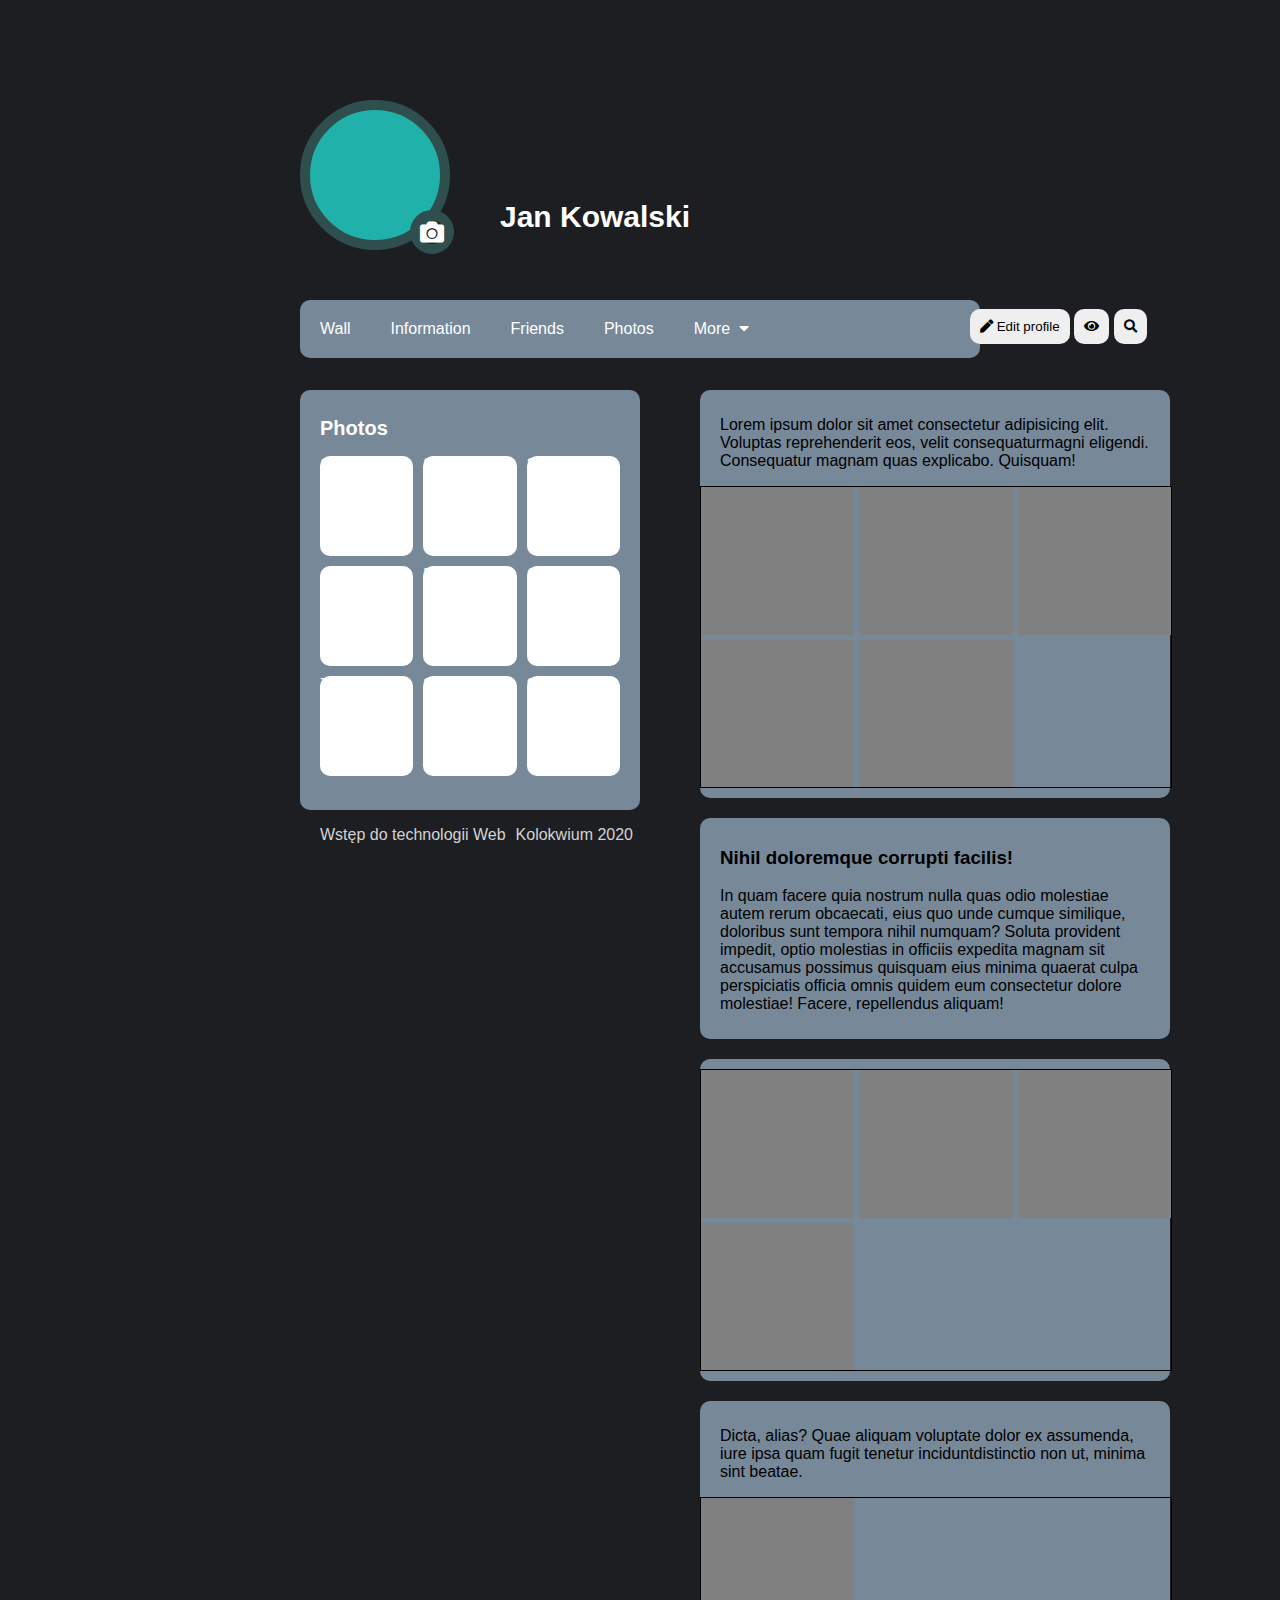
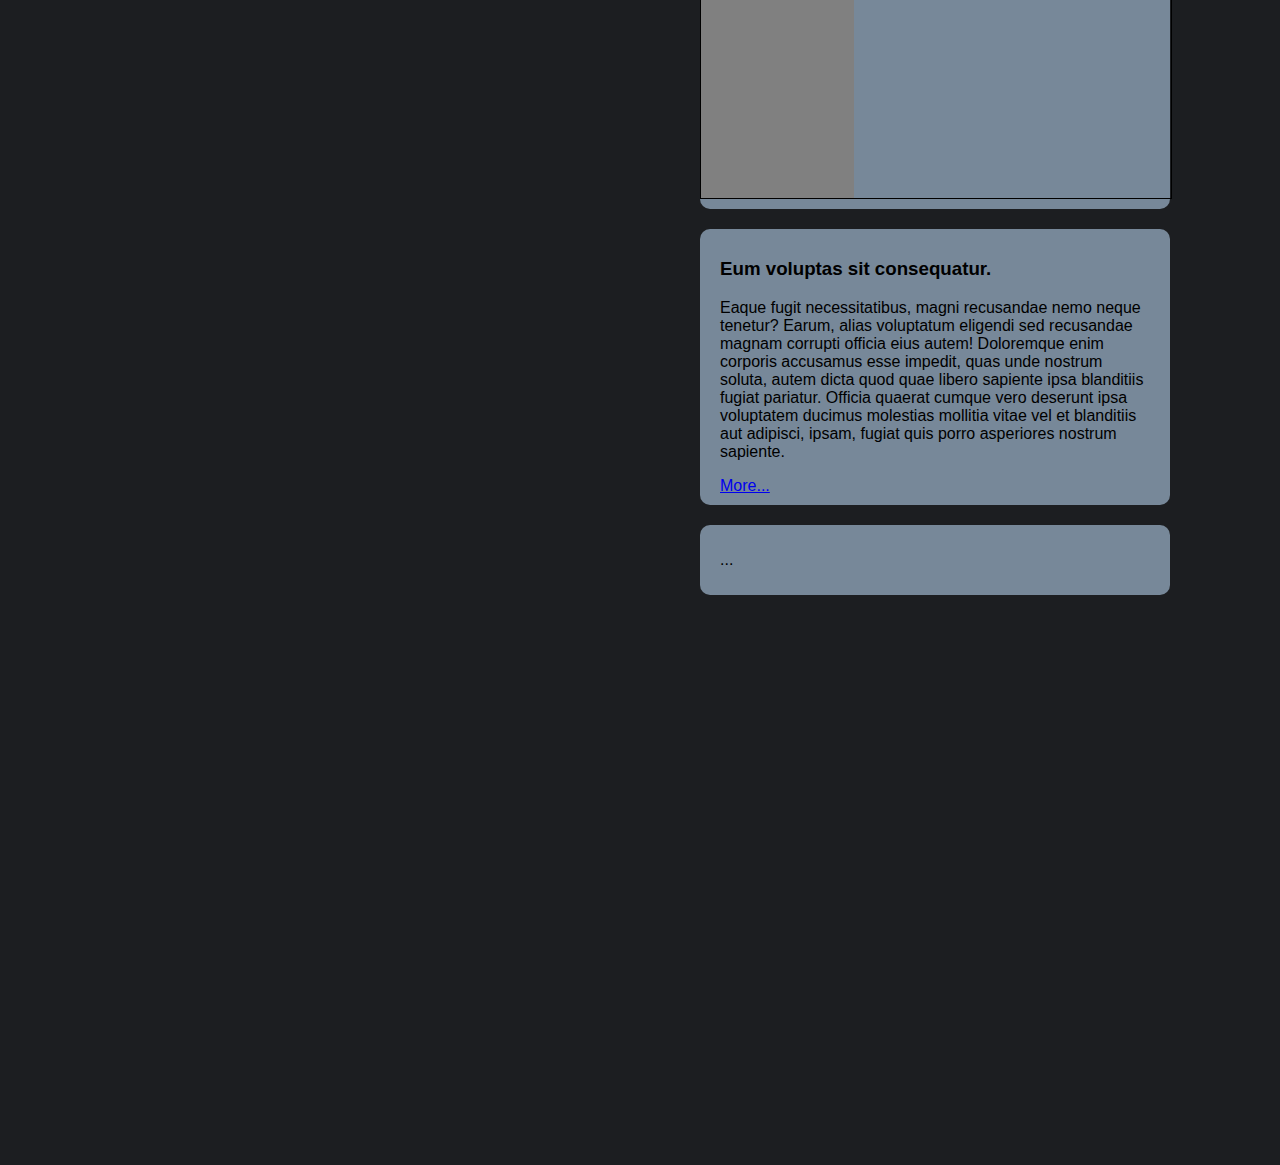
<file: index(2).html>
<!DOCTYPE html>
<html lang="en">
  <head>
    <meta charset="UTF-8" />
    <meta name="viewport" content="width=device-width, initial-scale=1.0" />
    <title>Mini Facebook</title>
    <link rel="stylesheet" href="zad_01.css" />
    <link rel="stylesheet" href="https://cdnjs.cloudflare.com/ajax/libs/font-awesome/5.15.1/css/all.min.css" />
  </head>
  <body>
    <div class="header">
      <div class="logo"></div>
      <div class="change-photo">
        <i class="fas fa-camera" style="color: white; font-size: 24px"></i>
      </div>
      <div class="name">Jan Kowalski</div>
    </div>
    <div class="nav">
      <div class="box menu">
        <ul class="menu-list">
          <li class="menu-item"><a href="#" class="active">Wall</a></li>
          <li class="menu-item">
            <a href="#">Information</a>
          </li>
          <li class="menu-item">
            <a href="#">Friends</a>
          </li>
          <li class="menu-item">
            <a href="#">Photos</a>
          </li>
          <li class="menu-item">
            <a href="#">More <i class="fas fa-caret-down" style="margin-left: 4px"></i></a>
          </li>
        </ul>
        <div class="buttons">
          <button class="btn"><i class="fas fa-pen"></i> Edit profile</button>
          <button class="btn"><i class="fas fa-eye"></i></button>
          <button class="btn"><i class="fas fa-search"></i></button>
        </div>
      </div>
    </div>
    <div class="container">
      <div class="left">
        <div class="box">
          <h2>Photos</h2>
          <div class="photos">
            <div class="photo">
              <div class="content"><span>1</span></div>
            </div>
            <div class="photo">
              <div class="content"><span>2</span></div>
            </div>
            <div class="photo">
              <div class="content"><span>3</span></div>
            </div>
            <div class="photo">
              <div class="content"><span>4</span></div>
            </div>
            <div class="photo">
              <div class="content"><span>5</span></div>
            </div>
            <div class="photo">
              <div class="content"><span>6</span></div>
            </div>
            <div class="photo">
              <div class="content"><span>7</span></div>
            </div>
            <div class="photo">
              <div class="content"><span>8</span></div>
            </div>
            <div class="photo">
              <div class="content"><span>9</span></div>
            </div>
          </div>
        </div>
        <div class="footer">
          <ul>
            <li>Wstęp do technologii Web</li>
            <li>Kolokwium 2020</li>
          </ul>
        </div>
      </div>
      <div class="right">
        <div class="box">
          <p>
            Lorem ipsum dolor sit amet consectetur adipisicing elit. Voluptas reprehenderit eos, velit consequaturmagni
            eligendi. Consequatur magnam quas explicabo. Quisquam!
          </p>
          <div class="photos">
            <div class="photo"></div>
            <div class="photo"></div>
            <div class="photo"></div>
            <div class="photo"></div>
            <div class="photo"></div>
          </div>
        </div>
        <div class="box">
          <h3>Nihil doloremque corrupti facilis!</h3>
          <p>
            In quam facere quia nostrum nulla quas odio molestiae autem rerum obcaecati, eius quo unde cumque similique,
            doloribus sunt tempora nihil numquam? Soluta provident impedit, optio molestias in officiis expedita magnam
            sit accusamus possimus quisquam eius minima quaerat culpa perspiciatis officia omnis quidem eum consectetur
            dolore molestiae! Facere, repellendus aliquam!
          </p>
        </div>
        <div class="box">
          <div class="photos">
            <div class="photo"></div>
            <div class="photo"></div>
            <div class="photo"></div>
            <div class="photo"></div>
          </div>
        </div>
        <div class="box">
          <p>
            Dicta, alias? Quae aliquam voluptate dolor ex assumenda, iure ipsa quam fugit tenetur inciduntdistinctio non
            ut, minima sint beatae.
          </p>
          <div class="photos">
            <div class="photo"></div>
          </div>
        </div>
        <div class="box">
          <h3>Eum voluptas sit consequatur.</h3>
          <p>
            Eaque fugit necessitatibus, magni recusandae nemo neque tenetur? Earum, alias voluptatum eligendi sed
            recusandae magnam corrupti officia eius autem! Doloremque enim corporis accusamus esse impedit, quas unde
            nostrum soluta, autem dicta quod quae libero sapiente ipsa blanditiis fugiat pariatur. Officia quaerat
            cumque vero deserunt ipsa voluptatem ducimus molestias mollitia vitae vel et blanditiis aut adipisci, ipsam,
            fugiat quis porro asperiores nostrum sapiente.
          </p>
          <a href="#">More...</a>
        </div>
        <div class="box">
          <p>...</p>
        </div>
      </div>
    </div>
  </body>
</html>
</file>
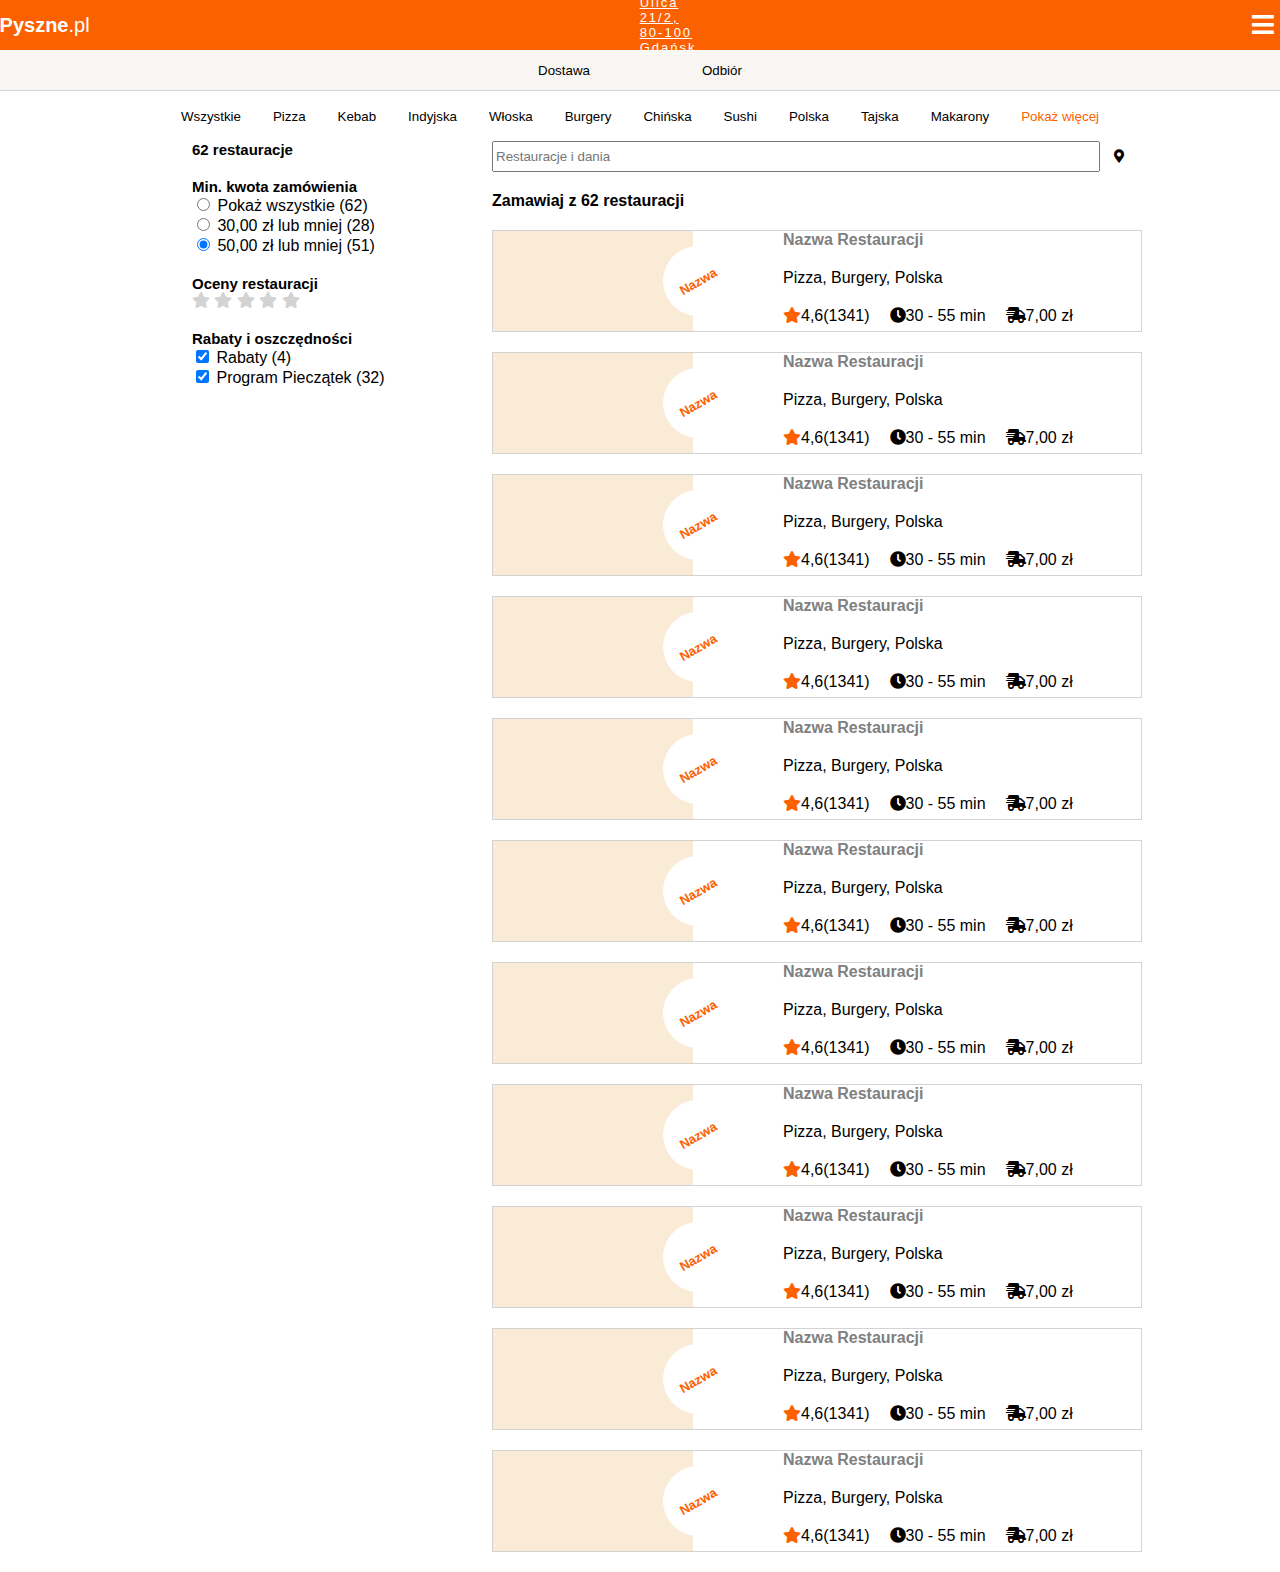
<file: proba/pyszne/pyszne.html>
<!DOCTYPE html>
<html lang="en">
  <head>
    <meta charset="UTF-8" />
    <meta http-equiv="X-UA-Compatible" content="IE=edge" />
    <meta name="viewport" content="width=device-width, initial-scale=1.0" />
    <title>Mikro Pyszne</title>
    <link rel="stylesheet" href="pyszne.css" />
    <link rel="stylesheet" href="https://cdnjs.cloudflare.com/ajax/libs/font-awesome/5.15.1/css/all.min.css" />
  </head>
  <body>
    <header>
      <div class="logo"><span>Pyszne</span><span>.pl</span></div>
      <div class="address">
        <div>Ulica 21/2, 80-100 Gdańsk</div>
      </div>
      <div>
        <button>
          <i class="fas fa-bars"></i>
        </button>
      </div>
    </header>
    <div class="type-section">
      <div class="buttons">
        <button class="button-1 active">Dostawa</button>
        <button class="button-2">Odbiór</button>
      </div>
    </div>
    <div class="category-section">
      <button class="active">Wszystkie</button>
      <button>Pizza</button>
      <button>Kebab</button>
      <button>Indyjska</button>
      <button>Włoska</button>
      <button>Burgery</button>
      <button>Chińska</button>
      <button>Sushi</button>
      <button>Polska</button>
      <button>Tajska</button>
      <button>Makarony</button>
      <button>Pokaż więcej</button>
    </div>
    <div class="main-section">
      <div class="left-main-section">
        <div class="header">62 restauracje</div>
        <div>
          <div class="header">Min. kwota zamówienia</div>
          <div class="radio-button">
            <input type="radio" name="min" checked />
            <label>Pokaż wszystkie (62)</label>
          </div>
          <div class="radio-button">
            <input type="radio" name="min" checked />
            <label>30,00 zł lub mniej (28)</label>
          </div>
          <div class="radio-button">
            <input type="radio" name="min" checked />
            <label>50,00 zł lub mniej (51)</label>
          </div>
        </div>
        <div>
          <div class="header">Oceny restauracji</div>
          <div class="stars">
            <i class="fas fa-star"></i>
            <i class="fas fa-star"></i>
            <i class="fas fa-star"></i>
            <i class="fas fa-star"></i>
            <i class="fas fa-star"></i>
          </div>
        </div>
        <div>
          <div class="header">Rabaty i oszczędności</div>
          <div class="checkbox">
            <input type="checkbox" name="rabat" checked />
            <label>Rabaty (4)</label>
          </div>
          <div class="checkbox">
            <input type="checkbox" name="rabat" checked />
            <label>Program Pieczątek (32)</label>
          </div>
        </div>
      </div>
      <div class="right-main-section">
        <div class="search">
          <input type="text" name="search" id="search" placeholder="Restauracje i dania" />
          <button><i class="fas fa-map-marker-alt"></i></button>
        </div>
        <div>
          <div class="header">Zamawiaj z 62 restauracji</div>
          <div class="item">
            <div class="pic"></div>
            <div class="logo">
              <div class="name">Nazwa</div>
            </div>
            <div class="info">
              <div class="header">Nazwa Restauracji</div>
              <div class="description">Pizza, Burgery, Polska</div>
              <div class="content">
                <div class="star">
                  <i class="fas fa-star"></i>
                  <div>4,6 <span>(1341)</span></div>
                </div>
                <div>
                  <i class="fas fa-clock"></i>
                  <div>30 - 55 min</div>
                </div>
                <div>
                  <i class="fas fa-shipping-fast"></i>
                  <div>7,00 zł</div>
                </div>
              </div>
            </div>
          </div>
          <div class="item">
            <div class="pic"></div>
            <div class="logo">
              <div class="name">Nazwa</div>
            </div>
            <div class="info">
              <div class="header">Nazwa Restauracji</div>
              <div class="description">Pizza, Burgery, Polska</div>
              <div class="content">
                <div class="star">
                  <i class="fas fa-star"></i>
                  <div>4,6 <span>(1341)</span></div>
                </div>
                <div>
                  <i class="fas fa-clock"></i>
                  <div>30 - 55 min</div>
                </div>
                <div>
                  <i class="fas fa-shipping-fast"></i>
                  <div>7,00 zł</div>
                </div>
              </div>
            </div>
          </div>
          <div class="item">
            <div class="pic"></div>
            <div class="logo">
              <div class="name">Nazwa</div>
            </div>
            <div class="info">
              <div class="header">Nazwa Restauracji</div>
              <div class="description">Pizza, Burgery, Polska</div>
              <div class="content">
                <div class="star">
                  <i class="fas fa-star"></i>
                  <div>4,6 <span>(1341)</span></div>
                </div>
                <div>
                  <i class="fas fa-clock"></i>
                  <div>30 - 55 min</div>
                </div>
                <div>
                  <i class="fas fa-shipping-fast"></i>
                  <div>7,00 zł</div>
                </div>
              </div>
            </div>
          </div>
          <div class="item">
            <div class="pic"></div>
            <div class="logo">
              <div class="name">Nazwa</div>
            </div>
            <div class="info">
              <div class="header">Nazwa Restauracji</div>
              <div class="description">Pizza, Burgery, Polska</div>
              <div class="content">
                <div class="star">
                  <i class="fas fa-star"></i>
                  <div>4,6 <span>(1341)</span></div>
                </div>
                <div>
                  <i class="fas fa-clock"></i>
                  <div>30 - 55 min</div>
                </div>
                <div>
                  <i class="fas fa-shipping-fast"></i>
                  <div>7,00 zł</div>
                </div>
              </div>
            </div>
          </div>
          <div class="item">
            <div class="pic"></div>
            <div class="logo">
              <div class="name">Nazwa</div>
            </div>
            <div class="info">
              <div class="header">Nazwa Restauracji</div>
              <div class="description">Pizza, Burgery, Polska</div>
              <div class="content">
                <div class="star">
                  <i class="fas fa-star"></i>
                  <div>4,6 <span>(1341)</span></div>
                </div>
                <div>
                  <i class="fas fa-clock"></i>
                  <div>30 - 55 min</div>
                </div>
                <div>
                  <i class="fas fa-shipping-fast"></i>
                  <div>7,00 zł</div>
                </div>
              </div>
            </div>
          </div>
          <div class="item">
            <div class="pic"></div>
            <div class="logo">
              <div class="name">Nazwa</div>
            </div>
            <div class="info">
              <div class="header">Nazwa Restauracji</div>
              <div class="description">Pizza, Burgery, Polska</div>
              <div class="content">
                <div class="star">
                  <i class="fas fa-star"></i>
                  <div>4,6 <span>(1341)</span></div>
                </div>
                <div>
                  <i class="fas fa-clock"></i>
                  <div>30 - 55 min</div>
                </div>
                <div>
                  <i class="fas fa-shipping-fast"></i>
                  <div>7,00 zł</div>
                </div>
              </div>
            </div>
          </div>
          <div class="item">
            <div class="pic"></div>
            <div class="logo">
              <div class="name">Nazwa</div>
            </div>
            <div class="info">
              <div class="header">Nazwa Restauracji</div>
              <div class="description">Pizza, Burgery, Polska</div>
              <div class="content">
                <div class="star">
                  <i class="fas fa-star"></i>
                  <div>4,6 <span>(1341)</span></div>
                </div>
                <div>
                  <i class="fas fa-clock"></i>
                  <div>30 - 55 min</div>
                </div>
                <div>
                  <i class="fas fa-shipping-fast"></i>
                  <div>7,00 zł</div>
                </div>
              </div>
            </div>
          </div>
          <div class="item">
            <div class="pic"></div>
            <div class="logo">
              <div class="name">Nazwa</div>
            </div>
            <div class="info">
              <div class="header">Nazwa Restauracji</div>
              <div class="description">Pizza, Burgery, Polska</div>
              <div class="content">
                <div class="star">
                  <i class="fas fa-star"></i>
                  <div>4,6 <span>(1341)</span></div>
                </div>
                <div>
                  <i class="fas fa-clock"></i>
                  <div>30 - 55 min</div>
                </div>
                <div>
                  <i class="fas fa-shipping-fast"></i>
                  <div>7,00 zł</div>
                </div>
              </div>
            </div>
          </div>
          <div class="item">
            <div class="pic"></div>
            <div class="logo">
              <div class="name">Nazwa</div>
            </div>
            <div class="info">
              <div class="header">Nazwa Restauracji</div>
              <div class="description">Pizza, Burgery, Polska</div>
              <div class="content">
                <div class="star">
                  <i class="fas fa-star"></i>
                  <div>4,6 <span>(1341)</span></div>
                </div>
                <div>
                  <i class="fas fa-clock"></i>
                  <div>30 - 55 min</div>
                </div>
                <div>
                  <i class="fas fa-shipping-fast"></i>
                  <div>7,00 zł</div>
                </div>
              </div>
            </div>
          </div>
          <div class="item">
            <div class="pic"></div>
            <div class="logo">
              <div class="name">Nazwa</div>
            </div>
            <div class="info">
              <div class="header">Nazwa Restauracji</div>
              <div class="description">Pizza, Burgery, Polska</div>
              <div class="content">
                <div class="star">
                  <i class="fas fa-star"></i>
                  <div>4,6 <span>(1341)</span></div>
                </div>
                <div>
                  <i class="fas fa-clock"></i>
                  <div>30 - 55 min</div>
                </div>
                <div>
                  <i class="fas fa-shipping-fast"></i>
                  <div>7,00 zł</div>
                </div>
              </div>
            </div>
          </div>
          <div class="item">
            <div class="pic"></div>
            <div class="logo">
              <div class="name">Nazwa</div>
            </div>
            <div class="info">
              <div class="header">Nazwa Restauracji</div>
              <div class="description">Pizza, Burgery, Polska</div>
              <div class="content">
                <div class="star">
                  <i class="fas fa-star"></i>
                  <div>4,6 <span>(1341)</span></div>
                </div>
                <div>
                  <i class="fas fa-clock"></i>
                  <div>30 - 55 min</div>
                </div>
                <div>
                  <i class="fas fa-shipping-fast"></i>
                  <div>7,00 zł</div>
                </div>
              </div>
            </div>
          </div>
        </div>
      </div>
    </div>
  </body>
</html>
</file>
<file: zad_02.css>
body {
  font-family: Roboto, Arial, sans-serif;
  margin: 0;
  padding: 0;
}

header {
  border-bottom: 1px solid lightgrey;
  height: 80px;
}

.start {
  margin-top: 30px;
  margin-left: 30px;
}
.start button {
  background-color: white;
  border: none;
  height: 20px;
  position: relative;
  top: 7px;
  font-size: 20px;
}
.start .logo i {
  color: red;
  position: relative;
  left: 30px;
  bottom: 20px;
}
.start .logo .name {
  font-weight: bold;
  font-size: 20px;
  position: relative;
  left: 80px;
  bottom: 45px;
  width: 400px;
}
.start .logo .pl {
  font-weight: lighter;
  font-size: 10px;
  position: relative;
  left: 170px;
  bottom: 70px;
  width: 20px;
}

.center {
  text-align: center;
  position: relative;
  bottom: 80px;
}
.center input {
  width: 500px;
  height: 30px;
}
.center button {
  height: 35px;
  width: 35px;
  border: 1px solid gray;
  background-color: white;
  position: relative;
  right: 4px;
}

.end {
  position: relative;
  left: 85%;
  bottom: 120px;
  word-spacing: 20px;
  width: 200px;
}
.end button {
  background-color: white;
  border: none;
  font-size: 20px;
}
.end .login {
  border: 1px solid blue;
  color: blue;
  display: flex;
  position: relative;
  left: 80px;
  bottom: 25px;
}

#main-section {
  position: relative;
  left: 400px;
  bottom: 1100px;
  width: 900px;
}
#main-section .buttons .active {
  background-color: black;
  color: white;
}
#main-section .buttons button {
  background-color: white;
  border-radius: 20px;
  border: 1px solid gray;
}

#left-section .link-group {
  border: 1px solid lightgrey;
}
#left-section .login-info {
  width: 300px;
  margin-left: 20px;
}
#left-section .login-info .login {
  border: 1px solid blue;
  background-color: white;
  color: blue;
  width: 140px;
}

#body {
  line-height: 40px;
}

.main-movie-section {
  padding: 10px 10px;
  background-color: #f8f8f8;
  display: grid;
  grid-template-columns: repeat(4, auto);
  gap: 20px;
  width: 1050px;
  border-bottom: 2px solid lightgray;
}
.main-movie-section .movie {
  height: 250px;
}

.movie-info {
  position: relative;
  left: 60px;
  bottom: 50px;
  width: 140px;
  line-height: 20px;
}
.movie-info .info {
  color: gray;
  font-size: 10px;
}

.movie-frame {
  height: 100px;
  width: 200px;
  background-color: lightblue;
}

.avatar {
  padding: 20px 20px;
  border: 1px solid lightgray;
  width: 10px;
  border-radius: 100%;
  height: 10px;
  margin-top: 10px;
  background-color: lightgrey;
}/*# sourceMappingURL=zad_02.css.map */
</file>
<file: proba/fcb/style.css>
body {
  background-color: rgb(28, 30, 33);
  font-family: "Segoe UI", Roboto, "Helvetica Neue", Arial, "Noto Sans", sans-serif, "Apple Color Emoji", "Segoe UI Emoji", "Segoe UI Symbol", "Noto Color Emoji";
  margin-left: 15%;
  margin-right: 15%;
  margin-top: 2%;
}

.header {
  display: flex;
  height: 150px;
  margin-bottom: 30px;
}
.header .logo {
  height: 150px;
  width: 150px;
  border-radius: 50%;
  background-color: lightseagreen;
  border: 7px solid #333;
}
.header .name {
  color: white;
  font-weight: bold;
  font-size: 30px;
  display: flex;
  align-self: end;
}
.header .change-photo {
  position: relative;
  right: 25px;
  top: 100px;
}

.nav {
  height: 70px;
  background-color: #333;
  border-radius: 20px;
}
.nav .box.menu {
  display: flex;
  align-items: center;
  gap: 35%;
  height: 70px;
}
.nav .box.menu .buttons {
  display: flex;
  gap: 10px;
}
.nav .box.menu .buttons .btn {
  padding: 10px;
  color: white;
  background-color: rgb(71, 69, 69);
  border: none;
  border-radius: 10px;
}
.nav .box.menu ul {
  display: flex;
  list-style: none;
  gap: 30px;
}
.nav .box.menu ul li a {
  text-decoration: none;
  color: white;
}

.container {
  display: flex;
  margin-top: 20px;
  gap: 20px;
}
.container .left {
  width: 45%;
}
.container .left .box {
  background-color: #333;
  border-radius: 20px;
  padding: 20px;
}
.container .left .box h2 {
  margin-left: 5%;
  color: white;
}
.container .left .box .photos {
  display: grid;
  grid-template-columns: repeat(3, 1fr);
  grid-template-rows: repeat(3, 1fr);
  gap: 8px;
}
.container .left .box .photos .photo {
  height: 130px;
  border-radius: 10px;
}
.container .left .box .photos .photo:nth-of-type(1) {
  background-color: lightblue;
  color: lightblue;
}
.container .left .box .photos .photo:nth-of-type(2) {
  background-color: lightcoral;
  color: lightcoral;
}
.container .left .box .photos .photo:nth-of-type(3) {
  background-color: lightsteelblue;
  color: lightsteelblue;
}
.container .left .box .photos .photo:nth-of-type(4) {
  background-color: lightgreen;
  color: lightgreen;
}
.container .left .box .photos .photo:nth-of-type(5) {
  background-color: lightsalmon;
  color: lightsalmon;
}
.container .left .box .photos .photo:nth-of-type(6) {
  background-color: lightslategray;
  color: lightslategray;
}
.container .left .box .photos .photo:nth-of-type(7) {
  background-color: lightgray;
  color: lightgray;
}
.container .left .box .photos .photo:nth-of-type(8) {
  background-color: lightpink;
  color: lightpink;
}
.container .left .box .photos .photo:nth-of-type(9) {
  background-color: lightseagreen;
  color: lightseagreen;
}
.container .left .footer ul {
  display: flex;
  list-style: none;
  color: white;
  gap: 10px;
  font-size: 13px;
}
.container .right {
  width: 55%;
}
.container .right .box {
  background-color: #333;
  border-radius: 20px;
  padding: 20px;
  margin-bottom: 20px;
  color: white;
}
.container .right .box:nth-of-type(1) .photos:nth-of-type(1) {
  height: 450px;
  gap: 2px;
  display: grid;
  grid-template-columns: repeat(6, 1fr);
  grid-template-rows: repeat(2, 1fr);
}
.container .right .box:nth-of-type(1) .photos:nth-of-type(1) .photo:nth-of-type(1) {
  grid-column: 1/3;
  background-color: grey;
}
.container .right .box:nth-of-type(1) .photos:nth-of-type(1) .photo:nth-of-type(2) {
  grid-row: 1;
  grid-column: 3/5;
  background-color: grey;
}
.container .right .box:nth-of-type(1) .photos:nth-of-type(1) .photo:nth-of-type(3) {
  grid-row: 1;
  grid-column: 5/7;
  background-color: grey;
}
.container .right .box:nth-of-type(1) .photos:nth-of-type(1) .photo:nth-of-type(4) {
  grid-row: 2;
  grid-column: 1/4;
  background-color: grey;
}
.container .right .box:nth-of-type(1) .photos:nth-of-type(1) .photo:nth-of-type(5) {
  grid-row: 2;
  grid-column: 4/7;
  background-color: grey;
}
.container .right .box:nth-of-type(3) .photos:nth-of-type(1) {
  height: 450px;
  gap: 2px;
  display: grid;
  grid-template-columns: repeat(6, 1fr);
  grid-template-rows: repeat(2, 1fr);
}
.container .right .box:nth-of-type(3) .photos:nth-of-type(1) .photo:nth-of-type(1) {
  grid-column: 1/3;
  background-color: grey;
}
.container .right .box:nth-of-type(3) .photos:nth-of-type(1) .photo:nth-of-type(2) {
  grid-row: 1;
  grid-column: 3/5;
  background-color: grey;
}
.container .right .box:nth-of-type(3) .photos:nth-of-type(1) .photo:nth-of-type(3) {
  grid-row: 1;
  grid-column: 5/7;
  background-color: grey;
}
.container .right .box:nth-of-type(3) .photos:nth-of-type(1) .photo:nth-of-type(4) {
  grid-row: 2;
  grid-column: 1/7;
  background-color: grey;
}
.container .right .box:nth-of-type(4) .photos:nth-of-type(1) {
  height: 200px;
  background-color: gray;
}
.container .right .box:nth-of-type(6) {
  display: flex;
  justify-content: center;
}/*# sourceMappingURL=style.css.map */
</file>
<file: proba/photoblog/style.css>
body {
  background-color: #333;
  color: white;
  font-family: "PT Sans", sans-serif;
  font-size: 0.875em;
  letter-spacing: 1px;
  line-height: 1.5em;
  margin: 0;
  padding: 0;
}

header {
  display: flex;
  gap: 70%;
  height: 40px;
  box-shadow: 0 5px rgba(32, 32, 32, 0.3);
}
header .prawo {
  display: flex;
  gap: 10%;
  flex-direction: row;
  width: 100%;
}
header .prawo div {
  display: flex;
  align-self: center;
  border-radius: 5px;
  background-color: white;
  color: #333333;
  width: 90px;
  justify-content: center;
  font-weight: bold;
}
header .prawo .zaloz:hover {
  color: white;
  background-color: #ff3600;
}
header .prawo .zaloguj:hover {
  color: white;
  background-color: #ff3600;
}
header .lewo {
  margin-left: 2%;
  display: flex;
  font-size: 20px;
  font-weight: bold;
  display: flex;
  align-self: center;
}
header .lewo .jeden {
  color: #8b8b8b;
}
header .lewo .dwa {
  color: #fcc133;
}

section.main {
  height: 100px;
  margin-left: 10%;
  margin-right: 10%;
  display: flex;
  align-items: end;
  justify-content: end;
  gap: 40px;
  box-shadow: 0 5px rgba(32, 32, 32, 0.3);
}
section.main .obserwujacy {
  display: flex;
  flex-direction: column;
}
section.main .obserwujacy:nth-of-type(1) {
  text-align: center;
}
section.main .obserwowani {
  display: flex;
  flex-direction: column;
}
section.main .obserwowani:nth-of-type(2) {
  text-align: center;
}
section.main .wpisy {
  display: flex;
  flex-direction: column;
}
section.main .wpisy:nth-of-type(3) {
  text-align: center;
}

.main-section {
  display: flex;
}
.main-section .left-section {
  margin-left: 10%;
  margin-top: 5%;
  display: grid;
  grid-template-rows: repeat(6, 1fr);
  grid-template-columns: repeat(10, 1fr);
  gap: 10px;
}
.main-section .left-section .data {
  width: 70px;
  height: 70px;
  display: flex;
  flex-direction: column;
  align-items: center;
  justify-content: center;
  margin-bottom: 1%;
  background-color: rgba(111, 111, 111, 0.3);
  border-radius: 5px;
}
.main-section .left-section .like {
  width: 70px;
  display: flex;
  flex-direction: column;
  align-items: center;
  justify-content: center;
  height: 70px;
  background-color: rgba(111, 111, 111, 0.3);
  border-radius: 5px;
  grid-row: 2;
}
.main-section .left-section .strzalka1 {
  font-size: 40px;
  color: gray;
  grid-row: 4/6;
  display: flex;
  flex-direction: column;
  align-items: center;
  justify-content: center;
  background-color: rgba(111, 111, 111, 0.3);
  border-radius: 5px;
}
.main-section .left-section .strzalka2 {
  font-size: 40px;
  color: gray;
  grid-column: 10;
  grid-row: 4/6;
  display: flex;
  flex-direction: column;
  align-items: center;
  justify-content: center;
  background-color: rgba(111, 111, 111, 0.3);
  border-radius: 5px;
}
.main-section .left-section .photo {
  grid-column: 2/10;
  grid-row: 1/7;
  display: flex;
  flex-direction: column;
  align-items: center;
  justify-content: center;
  background-color: lightgray;
}
.main-section .right-section {
  height: 350px;
  width: 300px;
  background-color: rgba(111, 111, 111, 0.3);
  margin-top: 5%;
  margin-left: 5%;
  border-radius: 5px;
  display: flex;
  flex-direction: column;
  align-items: center;
  gap: 15px;
}
.main-section .right-section .fota {
  height: 100px;
  width: 100px;
  border-radius: 50%;
  background-color: lightgray;
  margin-top: 20px;
}
.main-section .right-section .obs {
  width: 280px;
  display: flex;
  justify-content: center;
  color: black;
  background-color: white;
  border-radius: 3px;
  gap: 10px;
}
.main-section .right-section .obs i {
  display: flex;
  align-self: center;
}
.main-section .right-section .imie {
  display: flex;
  gap: 10px;
  width: 280px;
}
.main-section .right-section .miasto {
  display: flex;
  gap: 10px;
  width: 280px;
}
.main-section .right-section .info {
  width: 280px;
  display: flex;
  justify-content: center;
  color: black;
  background-color: white;
  border-radius: 3px;
}
.main-section .right-section .wiadomosc {
  width: 280px;
  display: flex;
  justify-content: center;
  color: black;
  background-color: white;
  border-radius: 3px;
}
.main-section .right-section .obs:hover {
  color: white;
  background-color: #ff3600;
}
.main-section .right-section .info:hover {
  color: white;
  background-color: #ff3600;
}
.main-section .right-section .wiadomosc:hover {
  color: white;
  background-color: #ff3600;
}

footer {
  display: flex;
  margin-left: 50%;
  font-size: 10px;
  gap: 10px;
}
footer div:nth-of-type(2) {
  font-weight: bold;
}/*# sourceMappingURL=style.css.map */
</file>
<file: proba/pinterest/style.css>
body {
  font-family: "Segoe UI", Tahoma, Geneva, Verdana, sans-serif;
  margin: 0;
  padding: 0;
}

header {
  display: flex;
  height: 60px;
  justify-content: center;
  align-items: center;
  gap: 20px;
  border-bottom: 1px solid lightgray;
}
header input {
  width: 1100px;
  height: 35px;
  border-radius: 30px;
  background-color: #efefef;
  border: none;
}
header i:nth-of-type(1) {
  color: red;
  font-size: 20px;
}
header i:nth-of-type(2) {
  color: gray;
  font-size: 20px;
}
header i:nth-of-type(3) {
  color: grey;
  font-size: 20px;
}
header div:nth-of-type(1) {
  background-color: black;
  color: white;
  border-radius: 30px;
  width: 120px;
  height: 35px;
  display: flex;
  justify-content: center;
  align-items: center;
}
header .a {
  border-radius: 50%;
  background-color: #efefef;
  width: 20px;
  height: 20px;
  font-size: 13px;
  display: flex;
  justify-content: center;
}

section {
  display: flex;
  margin-left: 5%;
  margin-right: 5%;
  height: 80px;
  align-items: center;
  border-radius: 30px;
  border: 1px solid lightgray;
  justify-content: center;
  margin-top: 2%;
  margin-bottom: 2%;
}
section .top-left {
  width: 900px;
  margin-left: 30px;
}
section .top-right {
  display: flex;
  font-size: 15px;
  width: 600px;
  gap: 10px;
}
section .top-right .secondary {
  padding: 10px;
  background-color: #efefef;
  display: flex;
  justify-content: center;
  align-items: center;
  border-radius: 30px;
}
section .top-right .secondary:hover {
  background-color: black;
  color: white;
}

.content {
  margin-left: 7%;
  margin-right: 7%;
  display: grid;
  grid-template-columns: repeat(6, 1fr);
  gap: 10px;
}

.pic {
  margin-bottom: 10px;
}

.content .column > .pic {
  background-color: #a2a285;
  border-radius: 1.5625rem;
}
.content .column:first-of-type > .pic:first-of-type {
  height: 14rem;
}
.content .column:first-of-type > .pic:nth-of-type(2) {
  height: 20rem;
}
.content .column:first-of-type > .pic:nth-of-type(3) {
  height: 23rem;
}
.content .column:first-of-type > .pic:nth-of-type(4) {
  height: 17rem;
}
.content .column:first-of-type > .pic:nth-of-type(5) {
  height: 19rem;
}
.content .column:first-of-type > .pic:nth-of-type(6) {
  height: 16rem;
}
.content .column:nth-of-type(2) > .pic:first-of-type {
  height: 18rem;
}
.content .column:nth-of-type(2) > .pic:nth-of-type(2) {
  height: 20rem;
}
.content .column:nth-of-type(2) > .pic:nth-of-type(3) {
  height: 18rem;
}
.content .column:nth-of-type(2) > .pic:nth-of-type(4) {
  height: 19rem;
}
.content .column:nth-of-type(2) > .pic:nth-of-type(5) {
  height: 16rem;
}
.content .column:nth-of-type(2) > .pic:nth-of-type(6) {
  height: 20rem;
}
.content .column:nth-of-type(3) > .pic:first-of-type {
  height: 17rem;
}
.content .column:nth-of-type(3) > .pic:nth-of-type(2) {
  height: 23rem;
}
.content .column:nth-of-type(3) > .pic:nth-of-type(3) {
  height: 16rem;
}
.content .column:nth-of-type(3) > .pic:nth-of-type(4) {
  height: 18rem;
}
.content .column:nth-of-type(3) > .pic:nth-of-type(5) {
  height: 14rem;
}
.content .column:nth-of-type(3) > .pic:nth-of-type(6) {
  height: 20rem;
}
.content .column:nth-of-type(4) > .pic:first-of-type {
  height: 19rem;
}
.content .column:nth-of-type(4) > .pic:nth-of-type(2) {
  height: 16rem;
}
.content .column:nth-of-type(4) > .pic:nth-of-type(3) {
  height: 17rem;
}
.content .column:nth-of-type(4) > .pic:nth-of-type(4) {
  height: 19rem;
}
.content .column:nth-of-type(4) > .pic:nth-of-type(5) {
  height: 16rem;
}
.content .column:nth-of-type(4) > .pic:nth-of-type(6) {
  height: 17rem;
}
.content .column:nth-of-type(5) > .pic:first-of-type {
  height: 17rem;
}
.content .column:nth-of-type(5) > .pic:nth-of-type(2) {
  height: 19rem;
}
.content .column:nth-of-type(5) > .pic:nth-of-type(3) {
  height: 18rem;
}
.content .column:nth-of-type(5) > .pic:nth-of-type(4) {
  height: 14rem;
}
.content .column:nth-of-type(5) > .pic:nth-of-type(5) {
  height: 15rem;
}
.content .column:nth-of-type(5) > .pic:nth-of-type(6) {
  height: 17rem;
}
.content .column:nth-of-type(6) > .pic:first-of-type {
  height: 15rem;
}
.content .column:nth-of-type(6) > .pic:nth-of-type(2) {
  height: 17rem;
}
.content .column:nth-of-type(6) > .pic:nth-of-type(3) {
  height: 19rem;
}
.content .column:nth-of-type(6) > .pic:nth-of-type(4) {
  height: 14rem;
}
.content .column:nth-of-type(6) > .pic:nth-of-type(5) {
  height: 20rem;
}
.content .column:nth-of-type(6) > .pic:nth-of-type(6) {
  height: 18rem;
}/*# sourceMappingURL=style.css.map */
</file>
<file: proba/primemg/style.css>
body {
  padding: 0;
  margin: 0;
  font-size: 14px;
  font-family: -apple-system, BlinkMacSystemFont, Segoe UI, Roboto, Helvetica, Arial, Segoe UI Symbol;
  background-color: #edf5ff;
}

header {
  width: 1280px;
  margin: auto;
  margin-top: 20px;
  height: 35px;
  display: flex;
  gap: 40%;
  margin-bottom: 10%;
}
header .logo img {
  width: 140px;
  height: 35px;
}
header .prawo {
  display: flex;
  align-items: center;
  gap: 50px;
}
header .prawo .ikony {
  display: flex;
  align-items: center;
  gap: 20px;
}
header .prawo .ikony i {
  padding: 7px;
  background-color: white;
  border-radius: 5px;
  border: 1px solid #c7e0ff;
  cursor: pointer;
}
header .prawo .ikony i:hover {
  background-color: #edf5ff;
}
header .prawo .lewo {
  display: flex;
  align-items: center;
  gap: 50px;
  font-weight: bold;
}
header .prawo .lewo div {
  padding: 10px;
  border-radius: 5px;
}
header .prawo .lewo div:hover {
  background-color: #e3f0ff;
  cursor: pointer;
}

section {
  display: grid;
  justify-content: center;
  align-items: center;
  grid-template-columns: repeat(3, auto);
  grid-template-rows: repeat(6, auto);
  width: 50%;
  margin-left: 25%;
  gap: 15px;
}
section .opis {
  display: flex;
  flex-direction: column;
  gap: 5px;
  justify-content: center;
  align-items: center;
}
section .ikona1 {
  grid-row: 2/4;
  grid-column: 1;
  width: 150px;
  height: 150px;
  display: flex;
  flex-direction: column;
  justify-content: center;
  align-items: center;
  background-color: white;
  border-radius: 10px;
  margin-bottom: 15px;
  border: 1px solid #c7e0ff;
  gap: 20px;
  cursor: pointer;
}
section .ikona2 {
  grid-row: 1/3;
  grid-column: 2;
  width: 150px;
  height: 150px;
  display: flex;
  flex-direction: column;
  justify-content: center;
  align-items: center;
  background-color: white;
  border-radius: 10px;
  margin-bottom: 15px;
  border: 1px solid #c7e0ff;
  gap: 20px;
  cursor: pointer;
}
section .ikona3 {
  grid-row: 2/4;
  grid-column: 3;
  width: 150px;
  height: 150px;
  display: flex;
  flex-direction: column;
  justify-content: center;
  align-items: center;
  background-color: white;
  border-radius: 10px;
  margin-bottom: 15px;
  border: 1px solid #c7e0ff;
  gap: 20px;
  cursor: pointer;
}
section .ikona4 {
  grid-row: 3/5;
  grid-column: 2;
  width: 150px;
  height: 150px;
  display: flex;
  flex-direction: column;
  justify-content: center;
  align-items: center;
  background-color: white;
  border-radius: 10px;
  margin-bottom: 15px;
  border: 1px solid #c7e0ff;
  gap: 20px;
  cursor: pointer;
}
section .ikona5 {
  grid-row: 4/6;
  grid-column: 1;
  width: 150px;
  height: 150px;
  display: flex;
  flex-direction: column;
  justify-content: center;
  align-items: center;
  background-color: white;
  border-radius: 10px;
  margin-bottom: 15px;
  border: 1px solid #c7e0ff;
  gap: 20px;
  cursor: pointer;
}
section .ikona6 {
  grid-row: 5/7;
  grid-column: 2;
  width: 150px;
  height: 150px;
  display: flex;
  flex-direction: column;
  justify-content: center;
  align-items: center;
  background-color: white;
  border-radius: 10px;
  margin-bottom: 15px;
  border: 1px solid #c7e0ff;
  gap: 20px;
  cursor: pointer;
}
section .ikona7 {
  grid-row: 4/6;
  grid-column: 3;
  width: 150px;
  height: 150px;
  display: flex;
  flex-direction: column;
  justify-content: center;
  align-items: center;
  background-color: white;
  border-radius: 10px;
  margin-bottom: 15px;
  border: 1px solid #c7e0ff;
  gap: 20px;
  cursor: pointer;
}
section .ikona1:hover {
  border-color: #1876d1;
}
section .ikona2:hover {
  border-color: #1876d1;
}
section .ikona3:hover {
  border-color: #1876d1;
}
section .ikona4:hover {
  border-color: #1876d1;
}
section .ikona5:hover {
  border-color: #1876d1;
}
section .ikona6:hover {
  border-color: #1876d1;
}
section .ikona7:hover {
  border-color: #1876d1;
}

footer {
  display: flex;
  justify-content: center;
  gap: 30px;
}
footer div {
  margin-top: 20px;
  padding: 10px;
  border-radius: 10px;
  border: 1px solid #c7e0ff;
  cursor: pointer;
}
footer div:hover {
  background-color: #1876d1;
  color: white;
}

.pasek {
  height: 100px;
  background-color: #e3f0ff;
  width: 100%;
  z-index: -1;
  position: absolute;
  top: 55%;
}/*# sourceMappingURL=style.css.map */
</file>
<file: proba/youtube/style.css>
body {
  font-family: Roboto, Arial, sans-serif;
}

header {
  height: 60px;
  display: flex;
  align-items: center;
  gap: 17%;
  border-bottom: 1px solid lightgray;
  margin-bottom: 10px;
}
header div {
  display: flex;
  justify-content: center;
  align-items: center;
}
header .start {
  gap: 20px;
}
header .start button {
  border: none;
  background-color: white;
}
header .start .logo i {
  color: red;
}
header .start .logo .name {
  font-weight: bold;
  font-size: 20px;
}
header .start .logo .pl {
  font-size: 10px;
  position: relative;
  bottom: 5px;
}
header .center {
  width: 40%;
  height: 40px;
}
header .center input {
  width: 500px;
  height: 30px;
}
header .center button {
  height: 35px;
  width: 40px;
  border-radius: 0;
  border: 1px solid gray;
  border-left: none;
}
header .end {
  gap: 20px;
}
header .end button {
  background-color: white;
  border: none;
  font-size: 16px;
}
header .end .login {
  display: flex;
  gap: 20px;
  justify-content: center;
  align-items: center;
  padding: 10px;
  border: 1px solid #065fd4;
  color: #065fd4;
}

#body {
  display: flex;
}
#body #left-section {
  width: 20%;
}
#body #left-section .link-group {
  line-height: 50px;
  border-bottom: 1px solid lightgray;
}
#body #left-section .link-group ul {
  list-style: none;
  padding: 0;
}
#body #left-section .login-info button {
  display: flex;
  height: 40px;
  width: 150px;
  justify-content: center;
  align-items: center;
  font-size: 15px;
  background-color: white;
  border: 1px solid #065fd4;
  color: #065fd4;
}

#main-section {
  width: 80%;
}
#main-section .buttons {
  display: flex;
  gap: 20px;
  margin-bottom: 15px;
}
#main-section .buttons button {
  padding: 5px;
  border: 1px solid lightgray;
  background-color: white;
  border-radius: 20px;
}
#main-section .buttons button:hover {
  background-color: black;
  color: white;
}
#main-section .main-movie-section {
  background-color: #f8f8f8;
  padding: 20px;
  border-bottom: 1px solid lightgray;
  border-top: 1px solid lightgray;
}
#main-section .main-movie-section .movie-info {
  width: 80%;
}
#main-section .main-movie-section .movie .movie-frame {
  height: 150px;
  margin-bottom: 10px;
}
#main-section .main-movie-section .movie .movie-info {
  position: relative;
  left: 60px;
  line-height: 25px;
}
#main-section .main-movie-section .movie .movie-info .title {
  font-weight: bold;
}
#main-section .main-movie-section .movie .movie-info .info {
  font-size: 13px;
  color: gray;
}
#main-section .main-movie-section .movie .avatar {
  height: 50px;
  width: 50px;
  border-radius: 50%;
  background-color: lightgray;
  position: absolute;
}
#main-section .main-movie-section:nth-of-type(2) {
  display: grid;
  grid-template-columns: repeat(4, 1fr);
  gap: 20px;
}
#main-section .main-movie-section:nth-of-type(2) .movie:nth-of-type(1) .movie-frame {
  background-color: #e1bbbe;
}
#main-section .main-movie-section:nth-of-type(2) .movie:nth-of-type(2) .movie-frame {
  background-color: #e1c6bb;
}
#main-section .main-movie-section:nth-of-type(2) .movie:nth-of-type(3) .movie-frame {
  background-color: #eeeccc;
}
#main-section .main-movie-section:nth-of-type(2) .movie:nth-of-type(4) .movie-frame {
  background-color: #d7e1bb;
}
#main-section .main-movie-section:nth-of-type(2) .movie:nth-of-type(5) .movie-frame {
  background-color: #bbe1ca;
}
#main-section .main-movie-section:nth-of-type(2) .movie:nth-of-type(6) .movie-frame {
  background-color: #bbdce1;
}
#main-section .main-movie-section:nth-of-type(2) .movie:nth-of-type(7) .movie-frame {
  background-color: #bcbbe1;
}
#main-section .main-movie-section:nth-of-type(2) .movie:nth-of-type(8) .movie-frame {
  background-color: #d9bbe1;
}
#main-section .main-movie-section:nth-of-type(3) {
  display: grid;
  grid-template-columns: repeat(4, 1fr);
  gap: 20px;
}
#main-section .main-movie-section:nth-of-type(3) .header {
  font-size: 25px;
}
#main-section .main-movie-section:nth-of-type(3) .movie {
  grid-row: 2;
}
#main-section .main-movie-section:nth-of-type(3) .movie-frame {
  background-color: lightgray;
}
#main-section .main-movie-section:nth-of-type(4) {
  display: grid;
  grid-template-columns: repeat(4, 1fr);
  gap: 20px;
}
#main-section .main-movie-section:nth-of-type(4) .movie:nth-of-type(1) .movie-frame {
  background-color: #e1bbbe;
}
#main-section .main-movie-section:nth-of-type(4) .movie:nth-of-type(2) .movie-frame {
  background-color: #e1c6bb;
}
#main-section .main-movie-section:nth-of-type(4) .movie:nth-of-type(3) .movie-frame {
  background-color: #eeeccc;
}
#main-section .main-movie-section:nth-of-type(4) .movie:nth-of-type(4) .movie-frame {
  background-color: #d7e1bb;
}
#main-section .main-movie-section:nth-of-type(4) .movie:nth-of-type(5) .movie-frame {
  background-color: #bbe1ca;
}
#main-section .main-movie-section:nth-of-type(4) .movie:nth-of-type(6) .movie-frame {
  background-color: #bbdce1;
}
#main-section .main-movie-section:nth-of-type(4) .movie:nth-of-type(7) .movie-frame {
  background-color: #bcbbe1;
}
#main-section .main-movie-section:nth-of-type(4) .movie:nth-of-type(8) .movie-frame {
  background-color: #d9bbe1;
}/*# sourceMappingURL=style.css.map */
</file>
<file: zad_01.css>
body {
  background-color: rgb(28, 30, 33);
  font-family: "Segoe UI", Roboto, "Helvetica Neue", Arial, "Noto Sans", sans-serif, "Apple Color Emoji", "Segoe UI Emoji", "Segoe UI Symbol", "Noto Color Emoji";
  margin: 100px 300px;
}

.change-photo {
  height: 130px;
  background-color: lightseagreen;
  width: 130px;
  border-radius: 50%;
  border: 10px solid darkslategray;
}
.change-photo i {
  position: relative;
  left: 100px;
  top: 100px;
  border: 10px solid darkslategray;
  border-radius: 50%;
}

.box.menu {
  height: 90px;
}
.box.menu .buttons {
  position: relative;
  left: 650px;
  bottom: 85px;
}

.menu-list {
  list-style-type: none;
  display: flex;
  gap: 40px;
  padding: 20px;
  background-color: lightslategray;
  border-radius: 10px;
}
.menu-list a {
  color: white;
  text-decoration: none;
}

.buttons {
  padding: 20px;
}
.buttons .btn {
  padding: 10px;
  border-radius: 10px;
  border: none;
}

.name {
  color: white;
  font-size: 30px;
  font-weight: bold;
  position: relative;
  left: 200px;
  bottom: 50px;
}

.left .box {
  padding: 10px 20px;
  background-color: lightslategray;
  width: 300px;
  height: 400px;
  border-radius: 10px;
}
.left .box h2 {
  font-size: 20px;
  color: white;
}
.left .box .photos {
  display: grid;
  grid-template-columns: repeat(3, auto);
  gap: 10px;
}
.left .box .photo {
  height: 100px;
  border-radius: 10px;
  background-color: white;
}
.left .box .photo span {
  color: white;
}
.left .footer {
  position: relative;
  right: 20px;
  font-weight: lighter;
}
.left .footer ul {
  list-style-type: none;
  display: flex;
  gap: 10px;
  color: lightgray;
}

.right .box {
  padding: 10px 20px;
  background-color: lightslategray;
  border-radius: 10px;
  position: relative;
  bottom: 470px;
  left: 400px;
  width: 430px;
  margin-bottom: 20px;
}
.right .box .photos {
  width: 470px;
  position: relative;
  right: 20px;
  display: grid;
  border: 1px solid black;
  grid-template-columns: repeat(3, auto);
  height: 300px;
  gap: 5px;
}
.right .box .photos .photo {
  background-color: grey;
}/*# sourceMappingURL=zad_01.css.map */
</file>
<file: proba/pyszne/pyszne.css>
body {
  font-family: BlinkMacSystemFont, Segoe UI, Helvetica Neue, Helvetica, Arial, sans-serif;
  margin: 0;
  padding: 0;
}

header {
  display: flex;
  gap: 550px;
  justify-content: center;
  height: 50px;
  background-color: #fb6100;
  align-items: center;
}
header .logo {
  color: white;
  font-size: 20px;
}
header .logo span:nth-child(1) {
  font-weight: bold;
}
header .address {
  text-decoration: underline;
  color: white;
  font-size: 13px;
  letter-spacing: 2px;
}
header button {
  border: none;
  background-color: #fb6100;
  color: white;
  font-size: 25px;
}

.type-section {
  height: 40px;
  display: flex;
  justify-content: center;
  background-color: #f8f5f2;
  border-bottom: 1px solid lightgray;
}
.type-section .buttons {
  align-content: center;
  display: flex;
  gap: 100px;
}
.type-section .button-1.active {
  border: none;
  background-color: #f8f5f2;
}
.type-section .button-1.active:hover {
  color: #fb6100;
  border-bottom: 2px solid #fb6100;
}
.type-section .button-2 {
  border: none;
  background-color: #f8f5f2;
}

.category-section {
  display: flex;
  justify-content: center;
  gap: 20px;
  height: 50px;
}
.category-section button {
  border: none;
  background-color: white;
  align-self: center;
}
.category-section button:nth-child(12) {
  color: #fb6100;
}
.category-section .active:hover {
  background-color: #fb6100;
  border-radius: 20px;
  color: white;
}

.main-section {
  margin-left: 15%;
  margin-right: 15%;
  display: grid;
  grid-template-columns: repeat(2, 1fr);
}
.main-section .left-main-section {
  width: 300px;
  display: flex;
  flex-direction: column;
  gap: 20px;
}
.main-section .left-main-section .header {
  font-size: 15px;
  font-weight: bold;
}
.main-section .left-main-section .stars {
  color: lightgray;
}
.main-section .right-main-section {
  width: 650px;
  display: flex;
  flex-direction: column;
  gap: 20px;
}
.main-section .right-main-section .search input {
  width: 600px;
  height: 25px;
}
.main-section .right-main-section .search button {
  height: 30px;
  width: 30px;
  border: none;
  background-color: white;
}
.main-section .right-main-section .header {
  font-weight: bold;
  margin-bottom: 20px;
}
.main-section .right-main-section .pic {
  width: 200px;
  height: 100px;
  background-color: antiquewhite;
}
.main-section .right-main-section .logo {
  height: 70px;
  width: 70px;
  border-radius: 50%;
  position: relative;
  right: 40px;
  top: 15px;
  background-color: white;
  display: flex;
  justify-content: center;
  align-items: center;
  color: #fb6100;
  transform: rotate(-30deg);
  font-weight: bold;
  font-size: 13px;
}
.main-section .right-main-section .description {
  margin-bottom: 20px;
  font-weight: lighter;
}
.main-section .right-main-section .item {
  display: flex;
  gap: 10px;
  margin-bottom: 20px;
  border: 1px solid lightgray;
  height: 100px;
}
.main-section .right-main-section .info {
  font-weight: lighter;
}
.main-section .right-main-section .info .content {
  display: flex;
  gap: 20px;
}
.main-section .right-main-section .info .content div {
  display: flex;
  flex-direction: row;
}
.main-section .right-main-section .info .header {
  color: grey;
}
.main-section .star i {
  color: #fb6100;
}/*# sourceMappingURL=pyszne.css.map */
</file>
